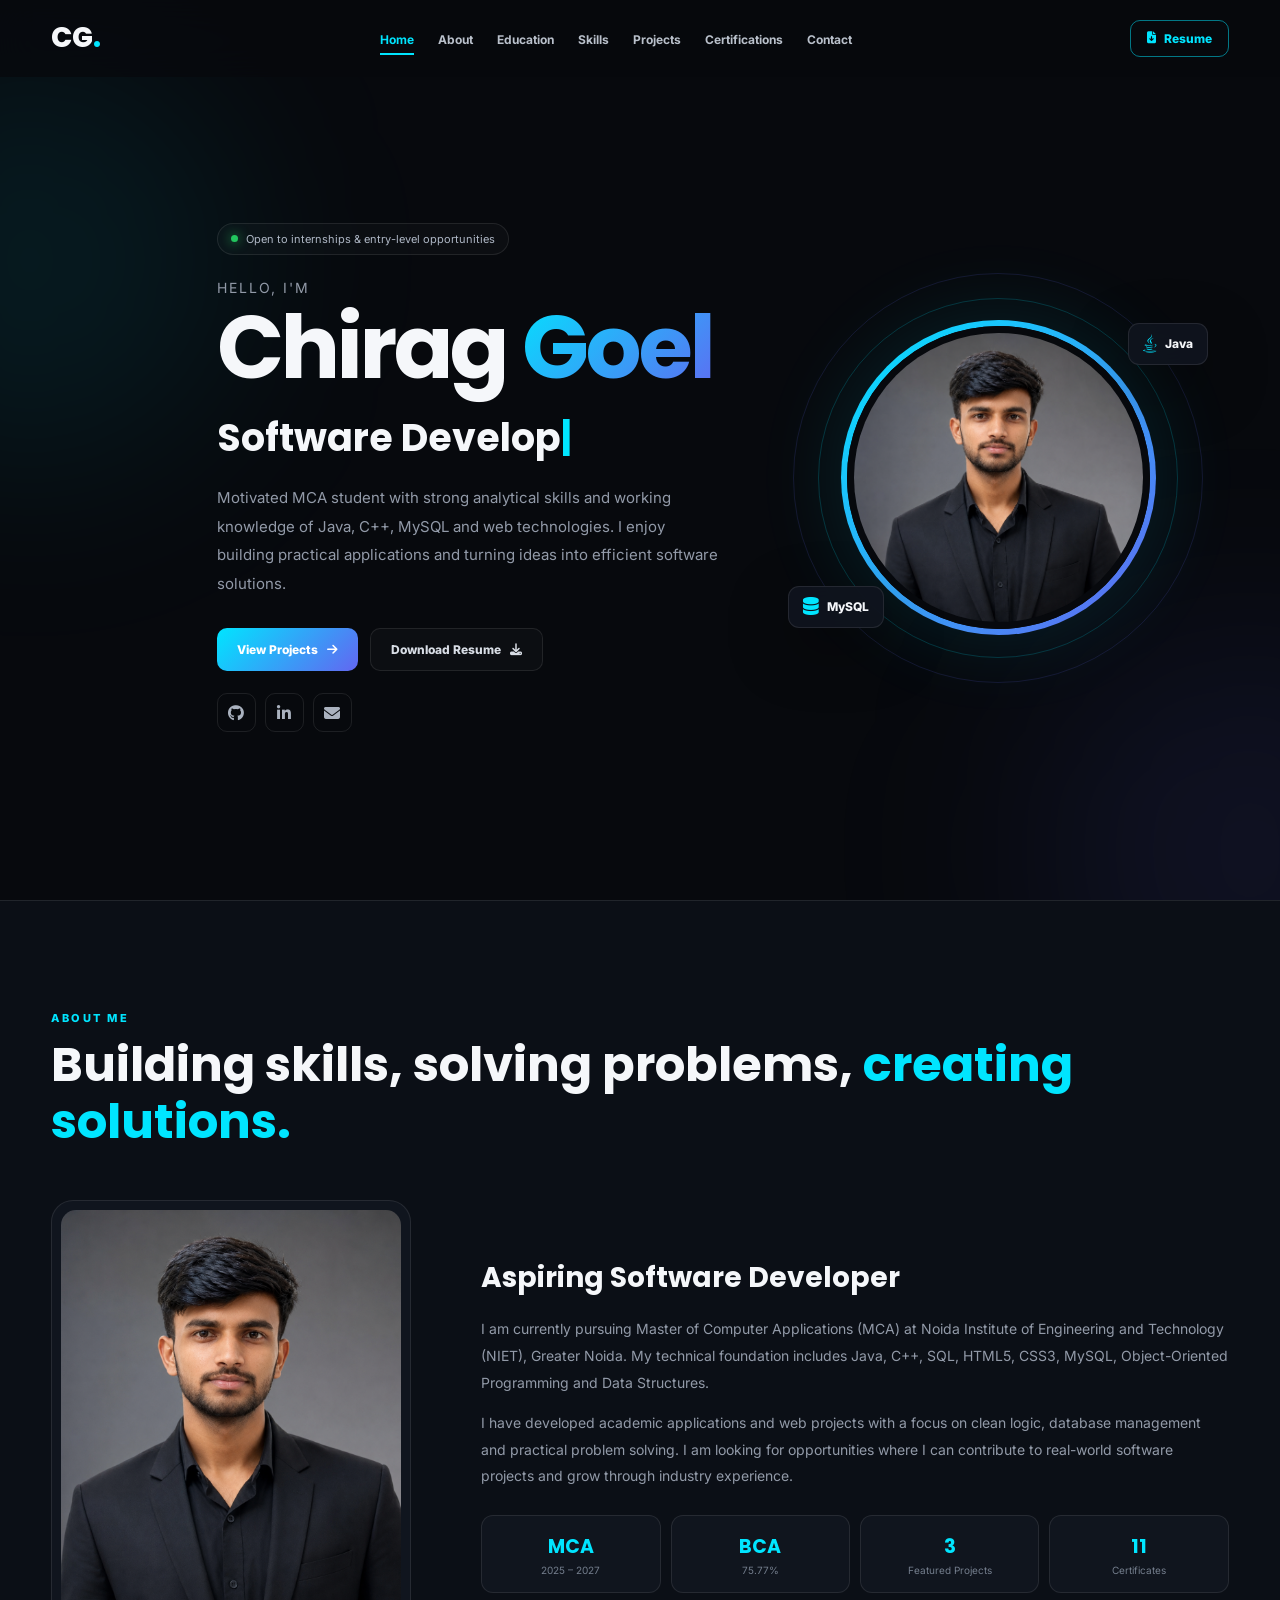
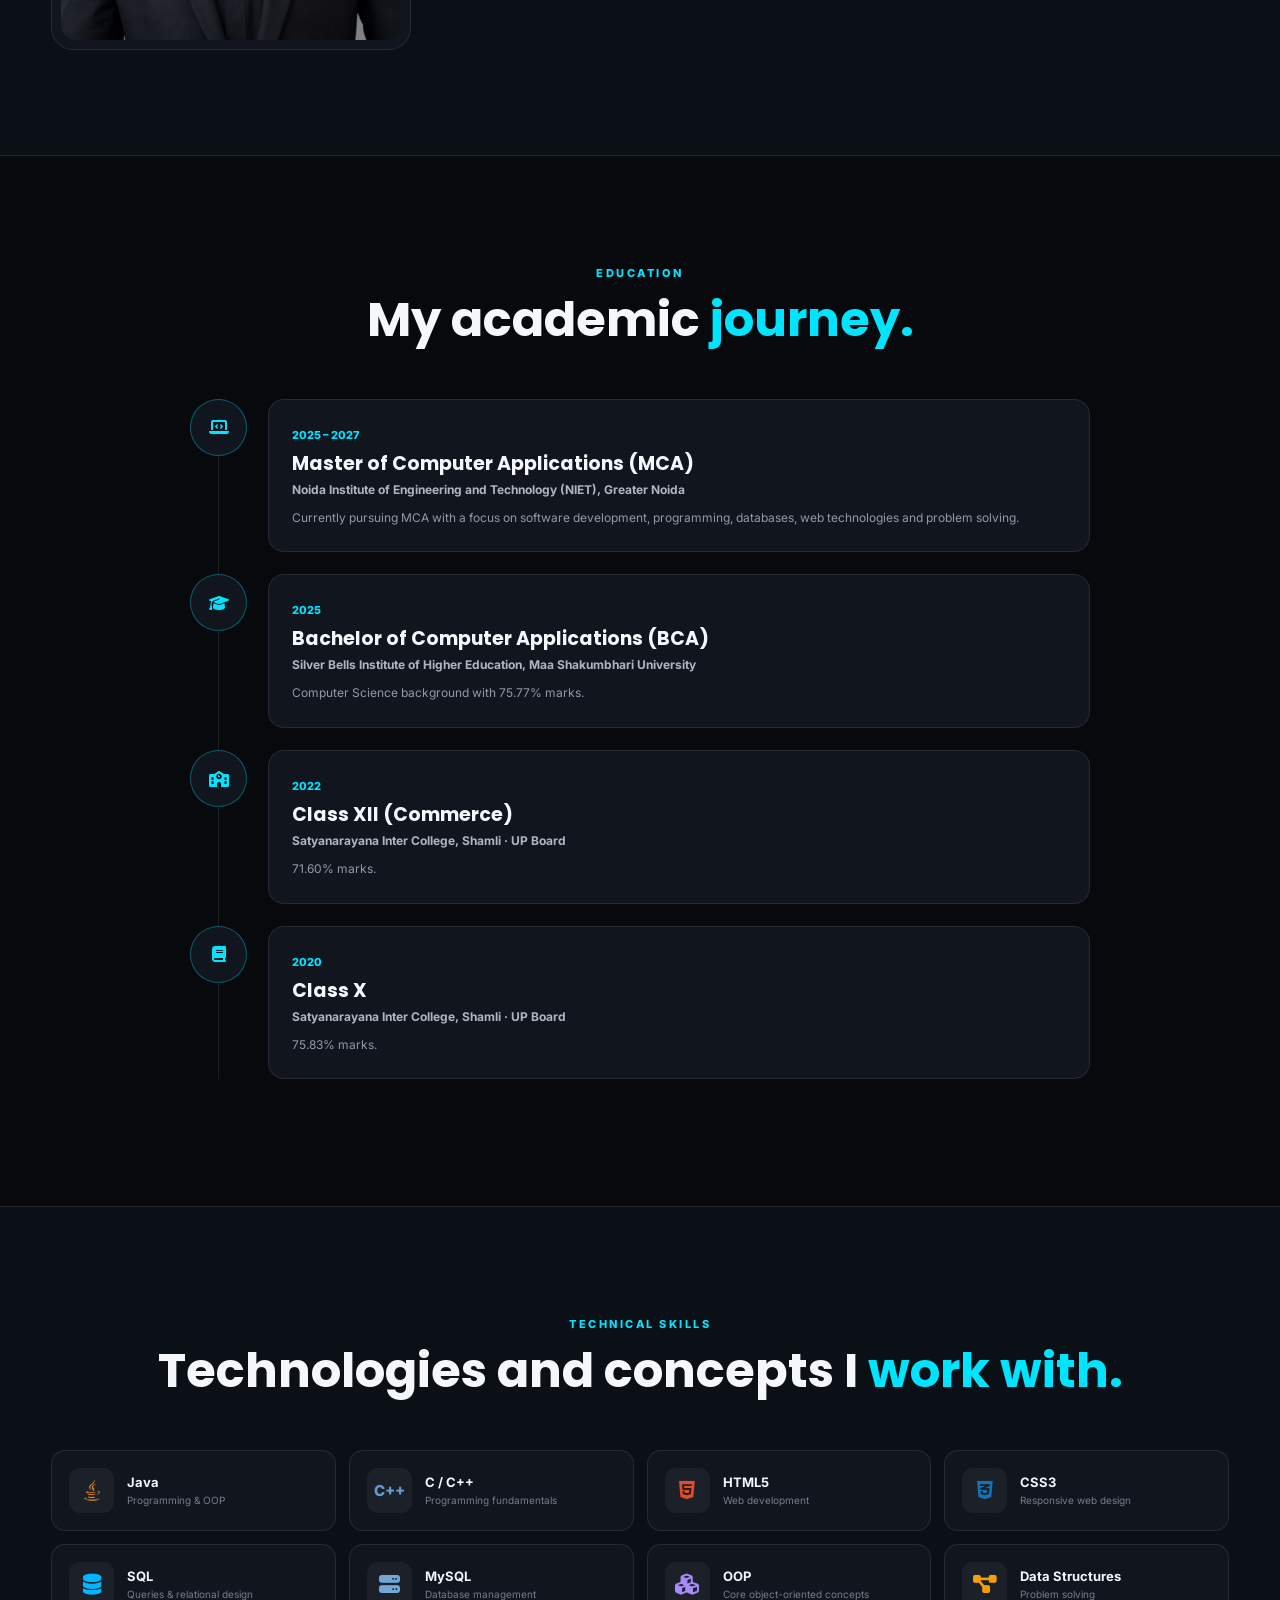
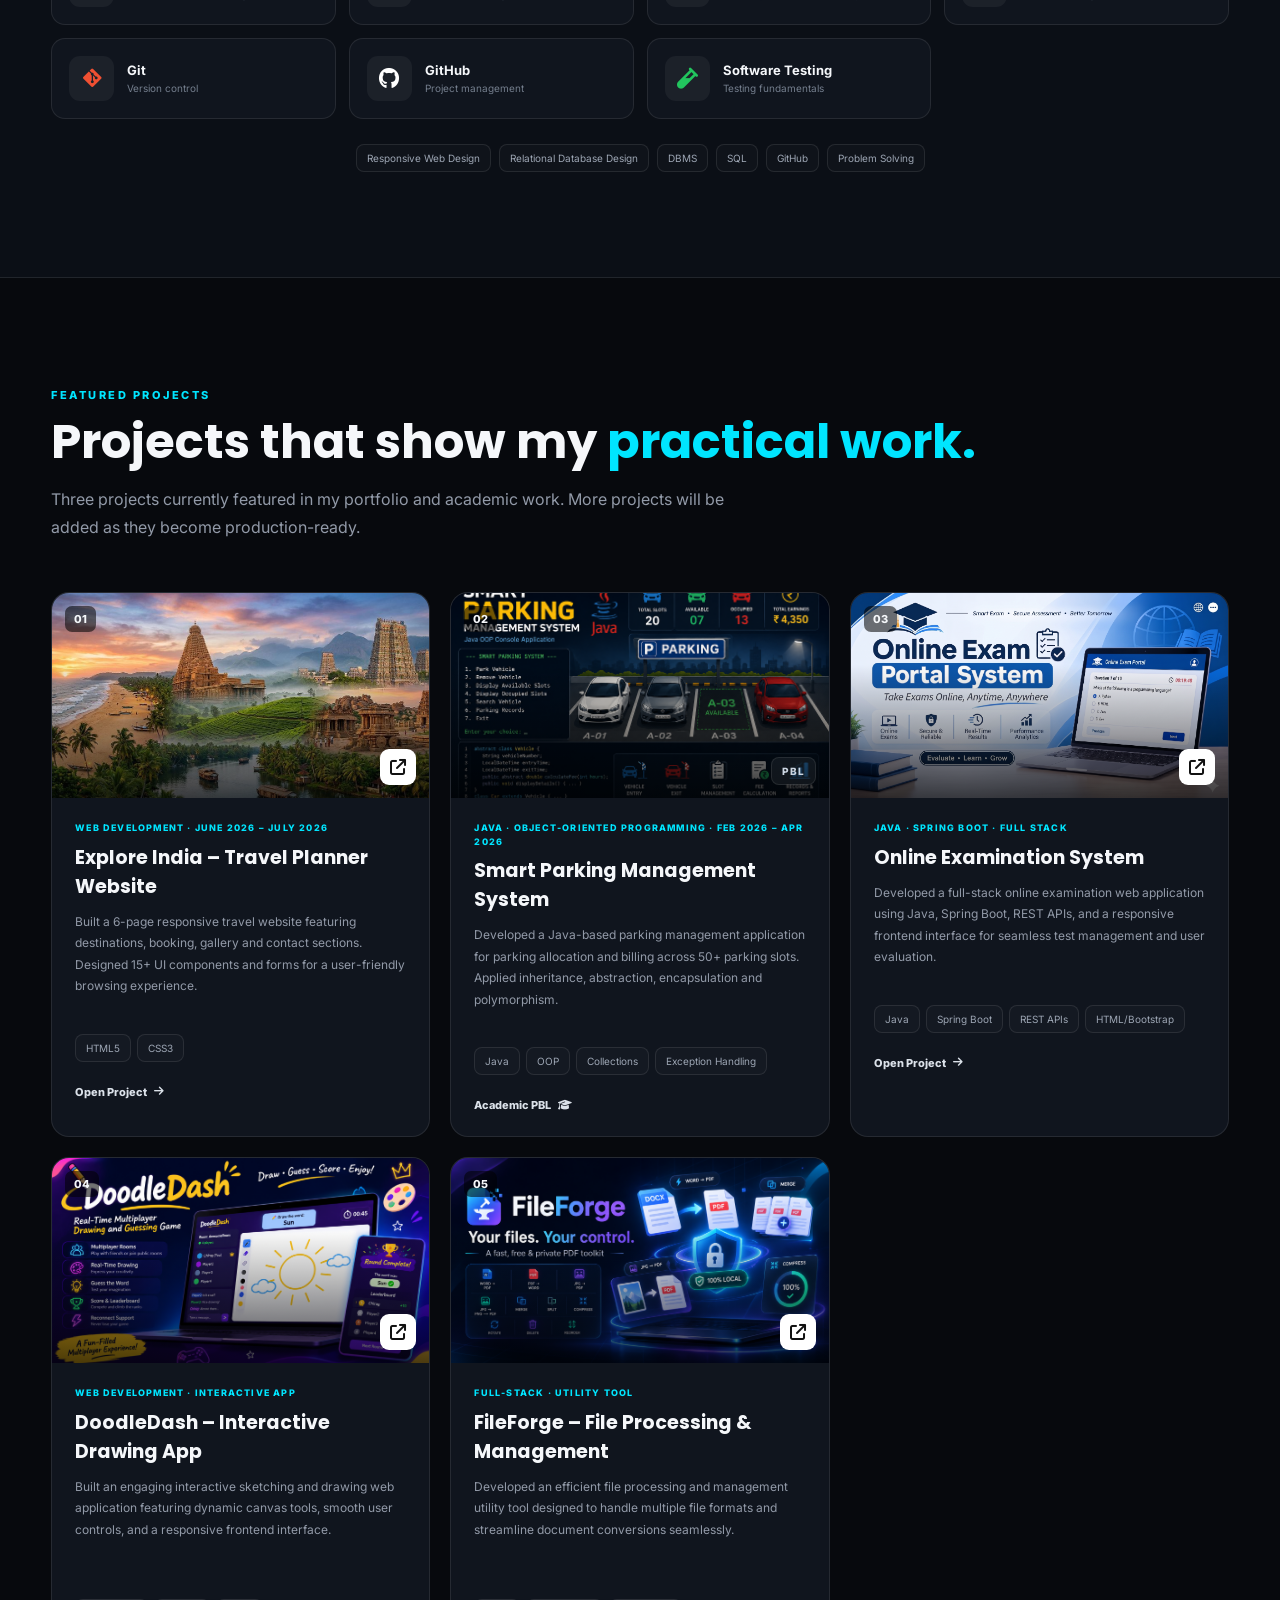
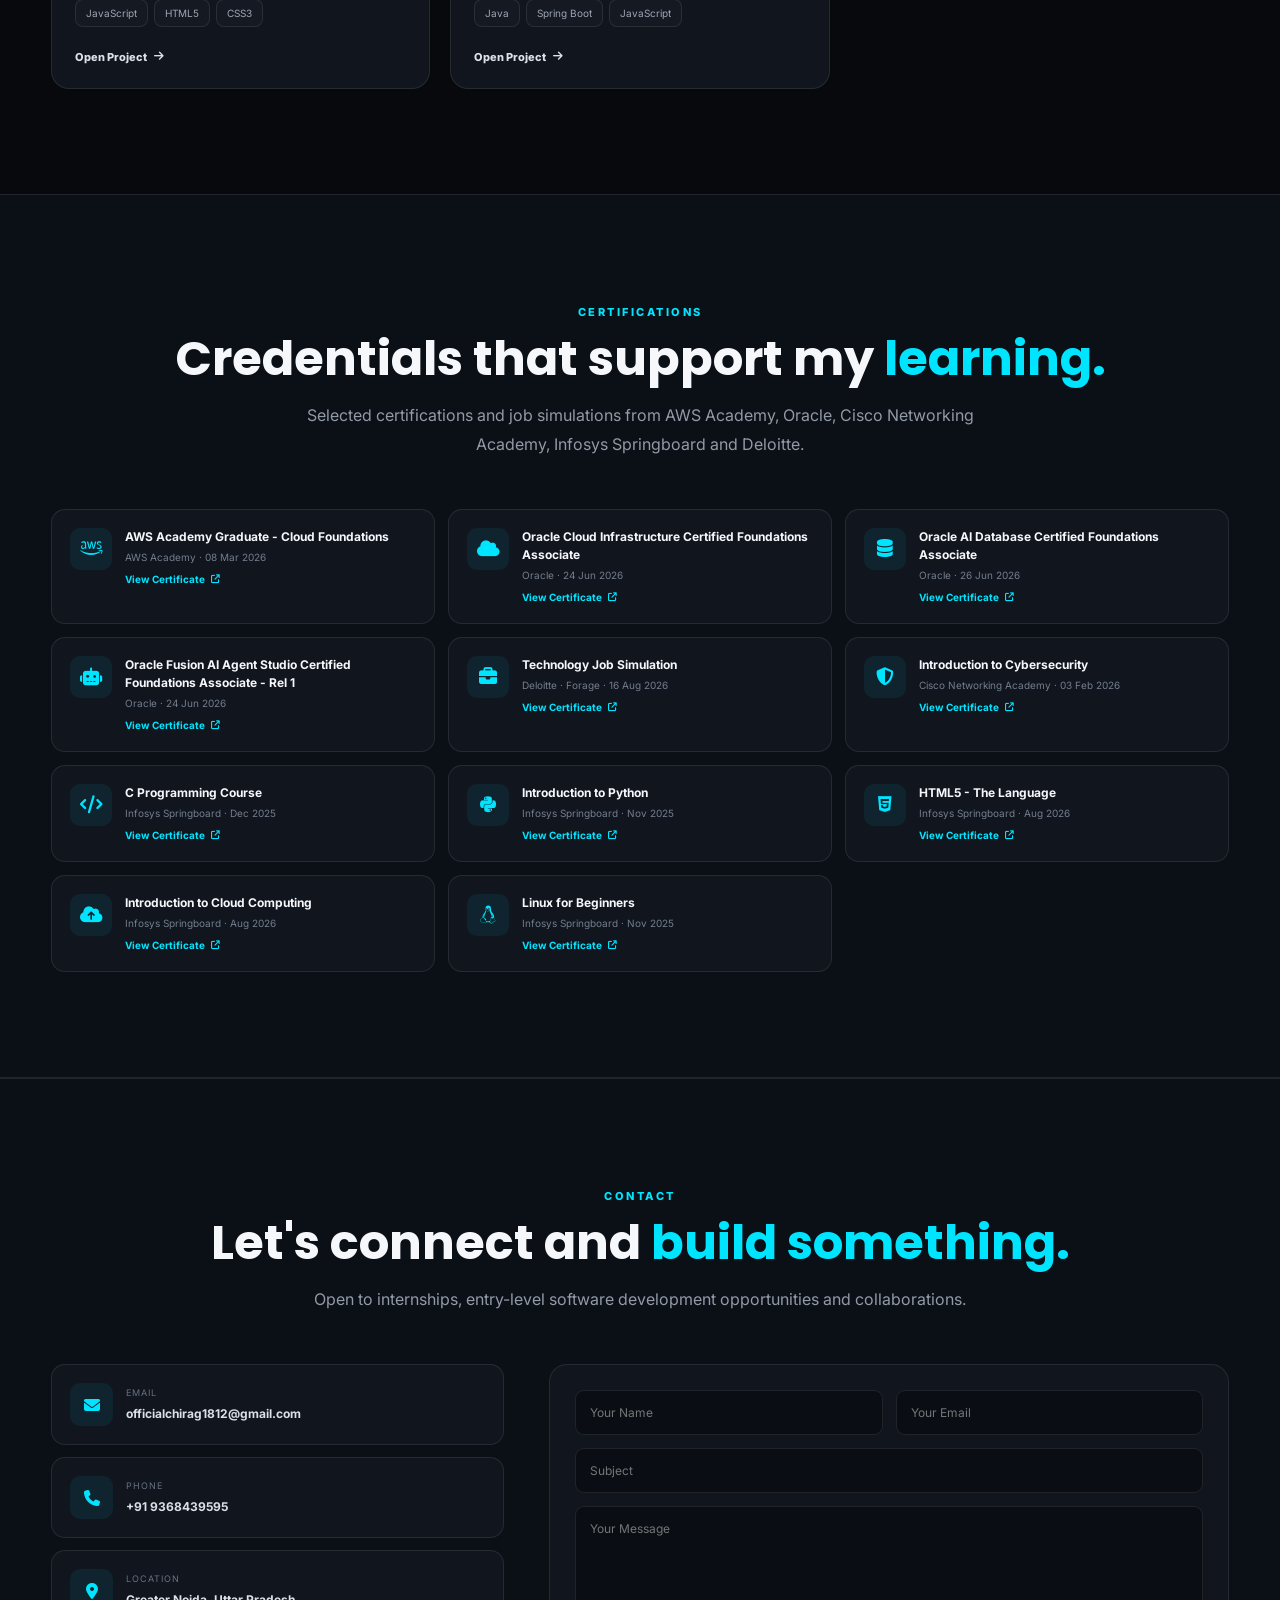
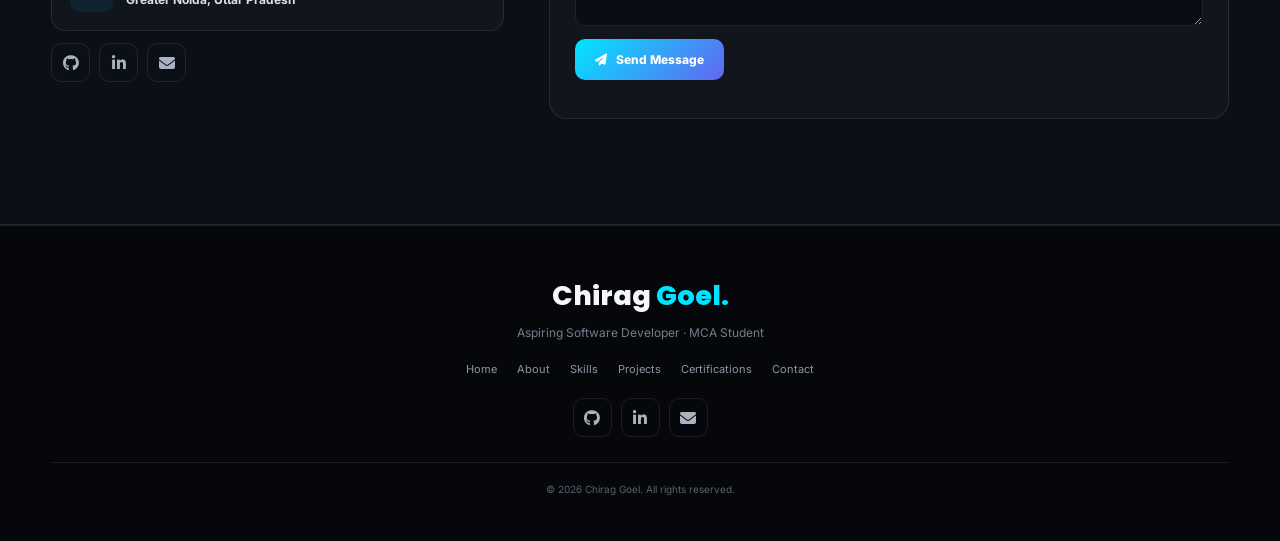
<file: index.html>
<!DOCTYPE html>
<html lang="en">
<head>
    <meta charset="UTF-8">
    <meta name="viewport" content="width=device-width, initial-scale=1.0">
    <meta name="description" content="Chirag Goel - MCA student and aspiring software developer skilled in Java, C++, SQL, web technologies and MySQL.">
    <meta name="author" content="Chirag Goel">
    <title>Chirag Goel | Software Developer Portfolio</title>

    <link rel="preconnect" href="https://fonts.googleapis.com">
    <link rel="preconnect" href="https://fonts.gstatic.com" crossorigin>
    <link href="https://fonts.googleapis.com/css2?family=Inter:wght@400;500;600;700;800&family=Poppins:wght@500;600;700;800&display=swap" rel="stylesheet">
    <link rel="stylesheet" href="https://cdnjs.cloudflare.com/ajax/libs/font-awesome/6.5.1/css/all.min.css">
    <link rel="stylesheet" href="style.css">
</head>
<body>

<header id="header">
    <nav class="navbar">
        <a href="#home" class="logo">CG<span>.</span></a>

        <ul class="nav-links" id="navLinks">
            <li><a href="#home" class="active">Home</a></li>
            <li><a href="#about">About</a></li>
            <li><a href="#education">Education</a></li>
            <li><a href="#skills">Skills</a></li>
            <li><a href="#projects">Projects</a></li>
            <li><a href="#certifications">Certifications</a></li>
            <li><a href="#contact">Contact</a></li>
        </ul>

        <a class="resume-btn" href="resume/Chirag_Goel_Resume.pdf" download>
            <i class="fa-solid fa-file-arrow-down"></i> Resume
        </a>

        <button class="menu-btn" id="menuIcon" aria-label="Open navigation">
            <i class="fa-solid fa-bars"></i>
        </button>
    </nav>
</header>

<main>
<section class="hero" id="home">
    <div class="hero-glow glow-one"></div>
    <div class="hero-glow glow-two"></div>

    <div class="hero-left reveal">
        <div class="availability"><span></span> Open to internships & entry-level opportunities</div>
        <p class="eyebrow">HELLO, I'M</p>
        <h1>Chirag <span>Goel</span></h1>
        <h2><span id="typedText"></span><span class="cursor">|</span></h2>
        <p class="hero-description">
            Motivated MCA student with strong analytical skills and working knowledge of Java, C++, MySQL and web technologies.
            I enjoy building practical applications and turning ideas into efficient software solutions.
        </p>

        <div class="hero-buttons">
            <a href="#projects" class="primary-btn">View Projects <i class="fa-solid fa-arrow-right"></i></a>
            <a href="resume/Chirag_Goel_Resume.pdf" class="secondary-btn" download>Download Resume <i class="fa-solid fa-download"></i></a>
        </div>

        <div class="social-links">
            <a href="https://github.com/Chiraggoel1812" target="_blank" rel="noopener noreferrer" aria-label="GitHub"><i class="fa-brands fa-github"></i></a>
            <a href="https://www.linkedin.com/in/chirag-goel-280793267/" target="_blank" rel="noopener noreferrer" aria-label="LinkedIn"><i class="fa-brands fa-linkedin-in"></i></a>
            <a href="mailto:officialchirag1812@gmail.com" aria-label="Email"><i class="fa-solid fa-envelope"></i></a>
        </div>
    </div>

    <div class="hero-right reveal">
        <div class="profile-orbit orbit-a"></div>
        <div class="profile-orbit orbit-b"></div>
        <div class="profile-frame">
            <img src="My portfolio image.jpg" alt="Chirag Goel" loading="eager">
        </div>
        <div class="floating-card card-java"><i class="fa-brands fa-java"></i><span>Java</span></div>
        <div class="floating-card card-sql"><i class="fa-solid fa-database"></i><span>MySQL</span></div>
    </div>
</section>

<section class="section about" id="about">
    <div class="container">
        <div class="section-heading">
            <span>ABOUT ME</span>
            <h2>Building skills, solving problems, <strong>creating solutions.</strong></h2>
        </div>

        <div class="about-grid">
            <div class="about-image reveal">
                <img src="My portfolio image.jpg" alt="Chirag Goel" loading="lazy">
            </div>
            <div class="about-content reveal">
                <h3>Aspiring Software Developer</h3>
                <p>
                    I am currently pursuing Master of Computer Applications (MCA) at Noida Institute of Engineering and Technology (NIET), Greater Noida.
                    My technical foundation includes Java, C++, SQL, HTML5, CSS3, MySQL, Object-Oriented Programming and Data Structures.
                </p>
                <p>
                    I have developed academic applications and web projects with a focus on clean logic, database management and practical problem solving.
                    I am looking for opportunities where I can contribute to real-world software projects and grow through industry experience.
                </p>

                <div class="about-stats">
                    <div><strong>MCA</strong><span>2025 – 2027</span></div>
                    <div><strong>BCA</strong><span>75.77%</span></div>
                    <div><strong>3</strong><span>Featured Projects</span></div>
                    <div><strong>11</strong><span>Certificates</span></div>
                </div>
            </div>
        </div>
    </div>
</section>

<section class="section education" id="education">
    <div class="container">
        <div class="section-heading center">
            <span>EDUCATION</span>
            <h2>My academic <strong>journey.</strong></h2>
        </div>

        <div class="timeline">
            <article class="timeline-item reveal">
                <div class="timeline-dot"><i class="fa-solid fa-laptop-code"></i></div>
                <div class="timeline-card">
                    <span class="timeline-year">2025 – 2027</span>
                    <h3>Master of Computer Applications (MCA)</h3>
                    <h4>Noida Institute of Engineering and Technology (NIET), Greater Noida</h4>
                    <p>Currently pursuing MCA with a focus on software development, programming, databases, web technologies and problem solving.</p>
                </div>
            </article>

            <article class="timeline-item reveal">
                <div class="timeline-dot"><i class="fa-solid fa-graduation-cap"></i></div>
                <div class="timeline-card">
                    <span class="timeline-year">2025</span>
                    <h3>Bachelor of Computer Applications (BCA)</h3>
                    <h4>Silver Bells Institute of Higher Education, Maa Shakumbhari University</h4>
                    <p>Computer Science background with 75.77% marks.</p>
                </div>
            </article>

            <article class="timeline-item reveal">
                <div class="timeline-dot"><i class="fa-solid fa-school"></i></div>
                <div class="timeline-card">
                    <span class="timeline-year">2022</span>
                    <h3>Class XII (Commerce)</h3>
                    <h4>Satyanarayana Inter College, Shamli · UP Board</h4>
                    <p>71.60% marks.</p>
                </div>
            </article>

            <article class="timeline-item reveal">
                <div class="timeline-dot"><i class="fa-solid fa-book"></i></div>
                <div class="timeline-card">
                    <span class="timeline-year">2020</span>
                    <h3>Class X</h3>
                    <h4>Satyanarayana Inter College, Shamli · UP Board</h4>
                    <p>75.83% marks.</p>
                </div>
            </article>
        </div>
    </div>
</section>

<section class="section skills" id="skills">
    <div class="container">
        <div class="section-heading center">
            <span>TECHNICAL SKILLS</span>
            <h2>Technologies and concepts I <strong>work with.</strong></h2>
        </div>

        <div class="skills-grid">
            <div class="skill-card"><div class="skill-icon java"><i class="fa-brands fa-java"></i></div><div><h3>Java</h3><p>Programming & OOP</p></div></div>
            <div class="skill-card"><div class="skill-icon cpp"><span>C++</span></div><div><h3>C / C++</h3><p>Programming fundamentals</p></div></div>
            <div class="skill-card"><div class="skill-icon html"><i class="fa-brands fa-html5"></i></div><div><h3>HTML5</h3><p>Web development</p></div></div>
            <div class="skill-card"><div class="skill-icon css"><i class="fa-brands fa-css3-alt"></i></div><div><h3>CSS3</h3><p>Responsive web design</p></div></div>
            <div class="skill-card"><div class="skill-icon sql"><i class="fa-solid fa-database"></i></div><div><h3>SQL</h3><p>Queries & relational design</p></div></div>
            <div class="skill-card"><div class="skill-icon mysql"><i class="fa-solid fa-server"></i></div><div><h3>MySQL</h3><p>Database management</p></div></div>
            <div class="skill-card"><div class="skill-icon oop"><i class="fa-solid fa-cubes"></i></div><div><h3>OOP</h3><p>Core object-oriented concepts</p></div></div>
            <div class="skill-card"><div class="skill-icon ds"><i class="fa-solid fa-diagram-project"></i></div><div><h3>Data Structures</h3><p>Problem solving</p></div></div>
            <div class="skill-card"><div class="skill-icon git"><i class="fa-brands fa-git-alt"></i></div><div><h3>Git</h3><p>Version control</p></div></div>
            <div class="skill-card"><div class="skill-icon github"><i class="fa-brands fa-github"></i></div><div><h3>GitHub</h3><p>Project management</p></div></div>
            <div class="skill-card"><div class="skill-icon test"><i class="fa-solid fa-vial"></i></div><div><h3>Software Testing</h3><p>Testing fundamentals</p></div></div>
        </div>

        <div class="skill-tags">
            <span>Responsive Web Design</span><span>Relational Database Design</span><span>DBMS</span><span>SQL</span><span>GitHub</span><span>Problem Solving</span>
        </div>
    </div>
</section>

<section class="section projects" id="projects">
    <div class="container">
        <div class="section-heading">
            <span>FEATURED PROJECTS</span>
            <h2>Projects that show my <strong>practical work.</strong></h2>
            <p>Three projects currently featured in my portfolio and academic work. More projects will be added as they become production-ready.</p>
        </div>

        <div class="projects-grid">
            <article class="project-card reveal">
                <div class="project-image">
                    <img src="banner.jpg" alt="Explore India Travel Planner" loading="lazy">
                    <span class="project-number">01</span>
                    <div class="project-links"><a href="explore-india/index.html" aria-label="Open Explore India project"><i class="fa-solid fa-arrow-up-right-from-square"></i></a></div>
                </div>
                <div class="project-body">
                    <span class="project-category">WEB DEVELOPMENT · JUNE 2026 – JULY 2026</span>
                    <h3>Explore India – Travel Planner Website</h3>
                    <p>Built a 6-page responsive travel website featuring destinations, booking, gallery and contact sections. Designed 15+ UI components and forms for a user-friendly browsing experience.</p>
                    <div class="project-tech"><span>HTML5</span><span>CSS3</span></div>
                    <a href="explore-india/index.html" class="project-view">Open Project <i class="fa-solid fa-arrow-right"></i></a>
                </div>
            </article>

            <article class="project-card reveal">
                <div class="project-image">
                    <img src="smart parking.png" alt="Smart Parking Management System" loading="lazy">
                    <span class="project-number">02</span>
                    <div class="project-links"><span class="project-status">PBL</span></div>
                </div>
                <div class="project-body">
                    <span class="project-category">JAVA · OBJECT-ORIENTED PROGRAMMING · FEB 2026 – APR 2026</span>
                    <h3>Smart Parking Management System</h3>
                    <p>Developed a Java-based parking management application for parking allocation and billing across 50+ parking slots. Applied inheritance, abstraction, encapsulation and polymorphism.</p>
                    <div class="project-tech"><span>Java</span><span>OOP</span><span>Collections</span><span>Exception Handling</span></div>
                    <span class="project-view project-static">Academic PBL <i class="fa-solid fa-graduation-cap"></i></span>
                </div>
            </article>
<article class="project-card reveal">
    <div class="project-image">
        <img src="Exam_banner.jpg" alt="Online Examination System" loading="lazy">
        <span class="project-number">03</span>
        <div class="project-links"><a href="https://online-exam-portal-system.onrender.com" target="_blank" aria-label="Open Online Examination System project"><i class="fa-solid fa-arrow-up-right-from-square"></i></a></div>
    </div>
    <div class="project-body">
        <span class="project-category">JAVA · SPRING BOOT · FULL STACK</span>
        <h3>Online Examination System</h3>
        <p>Developed a full-stack online examination web application using Java, Spring Boot, REST APIs, and a responsive frontend interface for seamless test management and user evaluation.</p>
        <div class="project-tech"><span>Java</span><span>Spring Boot</span><span>REST APIs</span><span>HTML/Bootstrap</span></div>
        <a href="https://online-exam-portal-system.onrender.com" target="_blank" class="project-view">Open Project <i class="fa-solid fa-arrow-right"></i></a>
    </div>
</article>
<article class="project-card reveal">
    <div class="project-image">
        <img src="doodle_banner.jpg" alt="DoodleDash Interactive App" loading="lazy">
        <span class="project-number">04</span>
        <div class="project-links"><a href="https://doodledash-frontend-fgbs.onrender.com/" target="_blank" aria-label="Open DoodleDash project"><i class="fa-solid fa-arrow-up-right-from-square"></i></a></div>
    </div>
    <div class="project-body">
        <span class="project-category">WEB DEVELOPMENT · INTERACTIVE APP</span>
        <h3>DoodleDash – Interactive Drawing App</h3>
        <p>Built an engaging interactive sketching and drawing web application featuring dynamic canvas tools, smooth user controls, and a responsive frontend interface.</p>
        <div class="project-tech"><span>JavaScript</span><span>HTML5</span><span>CSS3</span></div>
        <a href="https://doodledash-frontend-fgbs.onrender.com/" target="_blank" class="project-view">Open Project <i class="fa-solid fa-arrow-right"></i></a>
    </div>
</article>
<article class="project-card reveal">
    <div class="project-image">
        <img src="fileforge_banner.jpg" alt="FileForge Utility App" loading="lazy">
        <span class="project-number">05</span>
        <div class="project-links"><a href="https://chiraggoel1812.github.io/FileForge/" target="_blank" aria-label="Open FileForge project"><i class="fa-solid fa-arrow-up-right-from-square"></i></a></div>
    </div>
    <div class="project-body">
        <span class="project-category">FULL-STACK · UTILITY TOOL</span>
        <h3>FileForge – File Processing & Management</h3>
        <p>Developed an efficient file processing and management utility tool designed to handle multiple file formats and streamline document conversions seamlessly.</p>
        <div class="project-tech"><span>Java</span><span>Spring Boot</span><span>JavaScript</span></div>
        <a href="https://chiraggoel1812.github.io/FileForge/" target="_blank" class="project-view">Open Project <i class="fa-solid fa-arrow-right"></i></a>
    </div>
</article>
        </div>

    </div>
</section>

<section class="section certifications" id="certifications">
    <div class="container">
        <div class="section-heading center">
            <span>CERTIFICATIONS</span>
            <h2>Credentials that support my <strong>learning.</strong></h2>
            <p>Selected certifications and job simulations from AWS Academy, Oracle, Cisco Networking Academy, Infosys Springboard and Deloitte.</p>
        </div>

        <div class="cert-grid">
            <a class="cert-card cert-link" href="certificates/AWS_Cloud_Foundations.pdf" target="_blank" rel="noopener noreferrer">
                <div class="cert-icon"><i class="fa-brands fa-aws"></i></div><div><h3>AWS Academy Graduate - Cloud Foundations</h3><p>AWS Academy · 08 Mar 2026</p><span>View Certificate <i class="fa-solid fa-arrow-up-right-from-square"></i></span></div>
            </a>
            <a class="cert-card cert-link" href="certificates/Oracle_Cloud_Infrastructure_Foundations_Associate.pdf" target="_blank" rel="noopener noreferrer">
                <div class="cert-icon"><i class="fa-solid fa-cloud"></i></div><div><h3>Oracle Cloud Infrastructure Certified Foundations Associate</h3><p>Oracle · 24 Jun 2026</p><span>View Certificate <i class="fa-solid fa-arrow-up-right-from-square"></i></span></div>
            </a>
            <a class="cert-card cert-link" href="certificates/Oracle_AI_Database_Foundations_Associate.pdf" target="_blank" rel="noopener noreferrer">
                <div class="cert-icon"><i class="fa-solid fa-database"></i></div><div><h3>Oracle AI Database Certified Foundations Associate</h3><p>Oracle · 26 Jun 2026</p><span>View Certificate <i class="fa-solid fa-arrow-up-right-from-square"></i></span></div>
            </a>
            <a class="cert-card cert-link" href="certificates/Oracle_Fusion_AI_Agent_Studio_Foundations_Associate.pdf" target="_blank" rel="noopener noreferrer">
                <div class="cert-icon"><i class="fa-solid fa-robot"></i></div><div><h3>Oracle Fusion AI Agent Studio Certified Foundations Associate - Rel 1</h3><p>Oracle · 24 Jun 2026</p><span>View Certificate <i class="fa-solid fa-arrow-up-right-from-square"></i></span></div>
            </a>
            <a class="cert-card cert-link" href="certificates/Deloitte_Technology_Job_Simulation.pdf" target="_blank" rel="noopener noreferrer">
                <div class="cert-icon"><i class="fa-solid fa-briefcase"></i></div><div><h3>Technology Job Simulation</h3><p>Deloitte · Forage · 16 Aug 2026</p><span>View Certificate <i class="fa-solid fa-arrow-up-right-from-square"></i></span></div>
            </a>
            <a class="cert-card cert-link" href="certificates/Introduction_to_Cybersecurity.pdf" target="_blank" rel="noopener noreferrer">
                <div class="cert-icon"><i class="fa-solid fa-shield-halved"></i></div><div><h3>Introduction to Cybersecurity</h3><p>Cisco Networking Academy · 03 Feb 2026</p><span>View Certificate <i class="fa-solid fa-arrow-up-right-from-square"></i></span></div>
            </a>
            <a class="cert-card cert-link" href="certificates/C_Programming_Course.pdf" target="_blank" rel="noopener noreferrer">
                <div class="cert-icon"><i class="fa-solid fa-code"></i></div><div><h3>C Programming Course</h3><p>Infosys Springboard · Dec 2025</p><span>View Certificate <i class="fa-solid fa-arrow-up-right-from-square"></i></span></div>
            </a>
            <a class="cert-card cert-link" href="certificates/Introduction_to_Python.pdf" target="_blank" rel="noopener noreferrer">
                <div class="cert-icon"><i class="fa-brands fa-python"></i></div><div><h3>Introduction to Python</h3><p>Infosys Springboard · Nov 2025</p><span>View Certificate <i class="fa-solid fa-arrow-up-right-from-square"></i></span></div>
            </a>
            <a class="cert-card cert-link" href="certificates/HTML5_The_Language.pdf" target="_blank" rel="noopener noreferrer">
                <div class="cert-icon"><i class="fa-brands fa-html5"></i></div><div><h3>HTML5 - The Language</h3><p>Infosys Springboard · Aug 2026</p><span>View Certificate <i class="fa-solid fa-arrow-up-right-from-square"></i></span></div>
            </a>
            <a class="cert-card cert-link" href="certificates/Introduction_to_Cloud_Computing.pdf" target="_blank" rel="noopener noreferrer">
                <div class="cert-icon"><i class="fa-solid fa-cloud-arrow-up"></i></div><div><h3>Introduction to Cloud Computing</h3><p>Infosys Springboard · Aug 2026</p><span>View Certificate <i class="fa-solid fa-arrow-up-right-from-square"></i></span></div>
            </a>
            <a class="cert-card cert-link" href="certificates/Linux_for_Beginners.pdf" target="_blank" rel="noopener noreferrer">
                <div class="cert-icon"><i class="fa-brands fa-linux"></i></div><div><h3>Linux for Beginners</h3><p>Infosys Springboard · Nov 2025</p><span>View Certificate <i class="fa-solid fa-arrow-up-right-from-square"></i></span></div>
            </a>
        </div>
    </div>
</section>

<section class="section contact" id="contact">
    <div class="container">
        <div class="section-heading center">
            <span>CONTACT</span>
            <h2>Let's connect and <strong>build something.</strong></h2>
            <p>Open to internships, entry-level software development opportunities and collaborations.</p>
        </div>

        <div class="contact-grid">
            <div class="contact-info">
                <a class="contact-item" href="mailto:officialchirag1812@gmail.com"><div class="contact-icon"><i class="fa-solid fa-envelope"></i></div><div><span>Email</span><strong>officialchirag1812@gmail.com</strong></div></a>
                <a class="contact-item" href="tel:+919368439595"><div class="contact-icon"><i class="fa-solid fa-phone"></i></div><div><span>Phone</span><strong>+91 9368439595</strong></div></a>
                <div class="contact-item"><div class="contact-icon"><i class="fa-solid fa-location-dot"></i></div><div><span>Location</span><strong>Greater Noida, Uttar Pradesh</strong></div></div>
                <div class="contact-social">
                    <a href="https://github.com/Chiraggoel1812" target="_blank" rel="noopener noreferrer" aria-label="GitHub"><i class="fa-brands fa-github"></i></a>
                    <a href="https://www.linkedin.com/in/chirag-goel-280793267/" target="_blank" rel="noopener noreferrer" aria-label="LinkedIn"><i class="fa-brands fa-linkedin-in"></i></a>
                    <a href="mailto:officialchirag1812@gmail.com" aria-label="Email"><i class="fa-solid fa-envelope"></i></a>
                </div>
            </div>

            <form class="contact-form" id="contactForm">
                <div class="form-row">
                    <input type="text" name="name" placeholder="Your Name" autocomplete="name" required>
                    <input type="email" name="email" placeholder="Your Email" autocomplete="email" required>
                </div>
                <input type="text" name="subject" placeholder="Subject" required>
                <textarea name="message" rows="6" placeholder="Your Message" required></textarea>
                <button type="submit" class="primary-btn"><i class="fa-solid fa-paper-plane"></i> Send Message</button>
                <small id="formMessage"></small>
            </form>
        </div>
    </div>
</section>
</main>

<footer>
    <div class="container footer-content">
        <a href="#home" class="footer-logo">Chirag <span>Goel.</span></a>
        <p>Aspiring Software Developer · MCA Student</p>
        <div class="footer-links"><a href="#home">Home</a><a href="#about">About</a><a href="#skills">Skills</a><a href="#projects">Projects</a><a href="#certifications">Certifications</a><a href="#contact">Contact</a></div>
        <div class="footer-social"><a href="https://github.com/Chiraggoel1812" target="_blank" rel="noopener noreferrer" aria-label="GitHub"><i class="fa-brands fa-github"></i></a><a href="https://www.linkedin.com/in/chirag-goel-280793267/" target="_blank" rel="noopener noreferrer" aria-label="LinkedIn"><i class="fa-brands fa-linkedin-in"></i></a><a href="mailto:officialchirag1812@gmail.com" aria-label="Email"><i class="fa-solid fa-envelope"></i></a></div>
        <p class="copyright">© 2026 Chirag Goel. All rights reserved.</p>
    </div>
</footer>

<button class="scroll-top" id="scrollTop" aria-label="Scroll to top"><i class="fa-solid fa-arrow-up"></i></button>
<script src="script.js"></script>
</body>
</html>
</file>
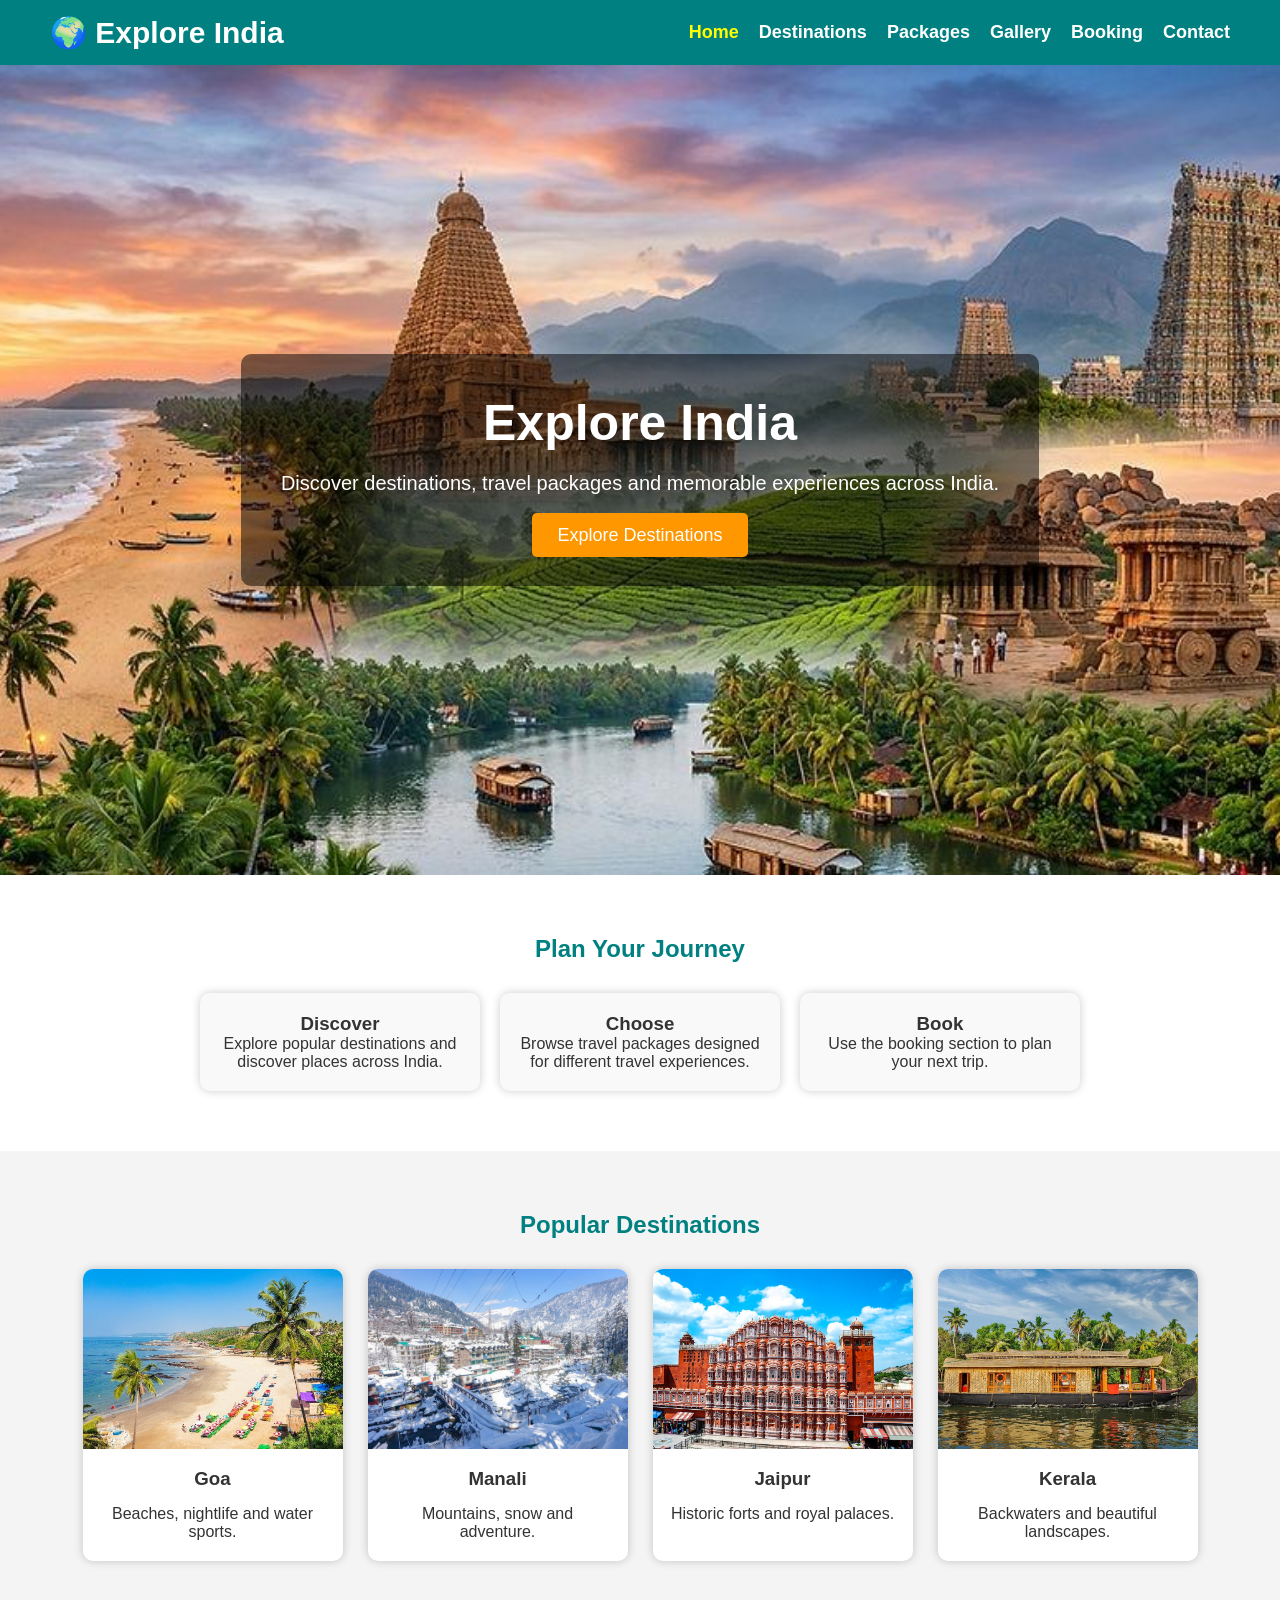
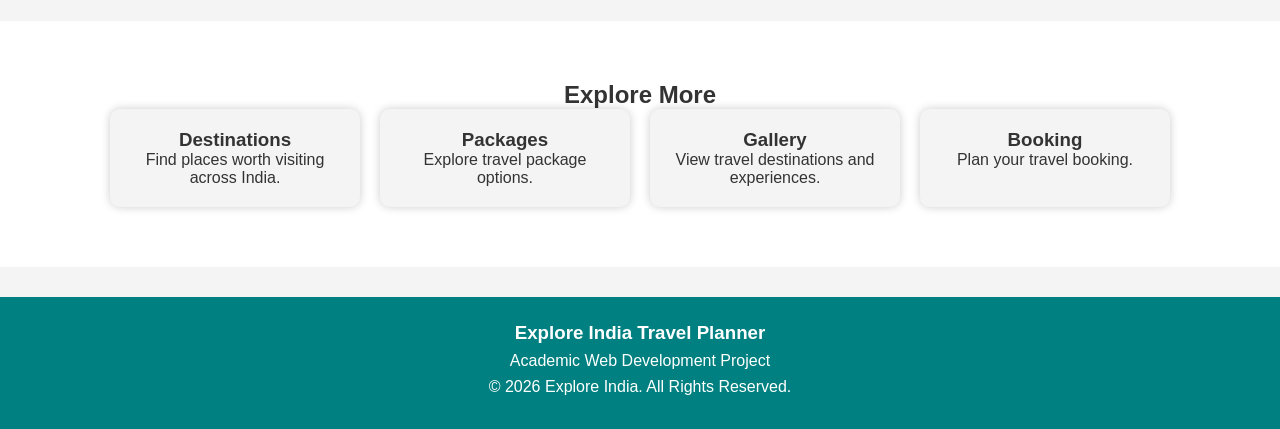
<file: explore-india/index.html>
<!DOCTYPE html>
<html lang="en">
<head>
<meta charset="UTF-8">
<meta name="viewport" content="width=device-width, initial-scale=1.0">
<title>Explore India - Travel Planner</title>
<link rel="stylesheet" href="style1.css">
</head>
<body>
<header>
<div class="logo"><h2>🌍 Explore India</h2></div>
<nav><ul>
<li><a href="index.html" class="active">Home</a></li>
<li><a href="destinations.html">Destinations</a></li>
<li><a href="packages.html">Packages</a></li>
<li><a href="gallery.html">Gallery</a></li>
<li><a href="booking.html">Booking</a></li>
<li><a href="contact.html">Contact</a></li>
</ul></nav>
</header>

<section class="hero">
<div class="hero-content">
<h1>Explore India</h1>
<p>Discover destinations, travel packages and memorable experiences across India.</p>
<a href="destinations.html" class="btn">Explore Destinations</a>
</div>
</section>

<section class="about">
<h2>Plan Your Journey</h2>
<div class="about-container">
<div class="box"><h3>Discover</h3><p>Explore popular destinations and discover places across India.</p></div>
<div class="box"><h3>Choose</h3><p>Browse travel packages designed for different travel experiences.</p></div>
<div class="box"><h3>Book</h3><p>Use the booking section to plan your next trip.</p></div>
</div>
</section>

<section class="popular">
<h2>Popular Destinations</h2>
<div class="places">
<div class="card"><img src="images/goa.jpg" alt="Goa"><h3>Goa</h3><p>Beaches, nightlife and water sports.</p></div>
<div class="card"><img src="images/manali.jpg" alt="Manali"><h3>Manali</h3><p>Mountains, snow and adventure.</p></div>
<div class="card"><img src="images/jaipur.jpg" alt="Jaipur"><h3>Jaipur</h3><p>Historic forts and royal palaces.</p></div>
<div class="card"><img src="images/kerala.jpg" alt="Kerala"><h3>Kerala</h3><p>Backwaters and beautiful landscapes.</p></div>
</div>
</section>

<section class="services">
<h2>Explore More</h2>
<div class="service-box">
<div class="service"><h3>Destinations</h3><p>Find places worth visiting across India.</p></div>
<div class="service"><h3>Packages</h3><p>Explore travel package options.</p></div>
<div class="service"><h3>Gallery</h3><p>View travel destinations and experiences.</p></div>
<div class="service"><h3>Booking</h3><p>Plan your travel booking.</p></div>
</div>
</section>

<footer>
<h3>Explore India Travel Planner</h3>
<p>Academic Web Development Project</p>
<p>&copy; 2026 Explore India. All Rights Reserved.</p>
</footer>
</body>
</html>
</file>
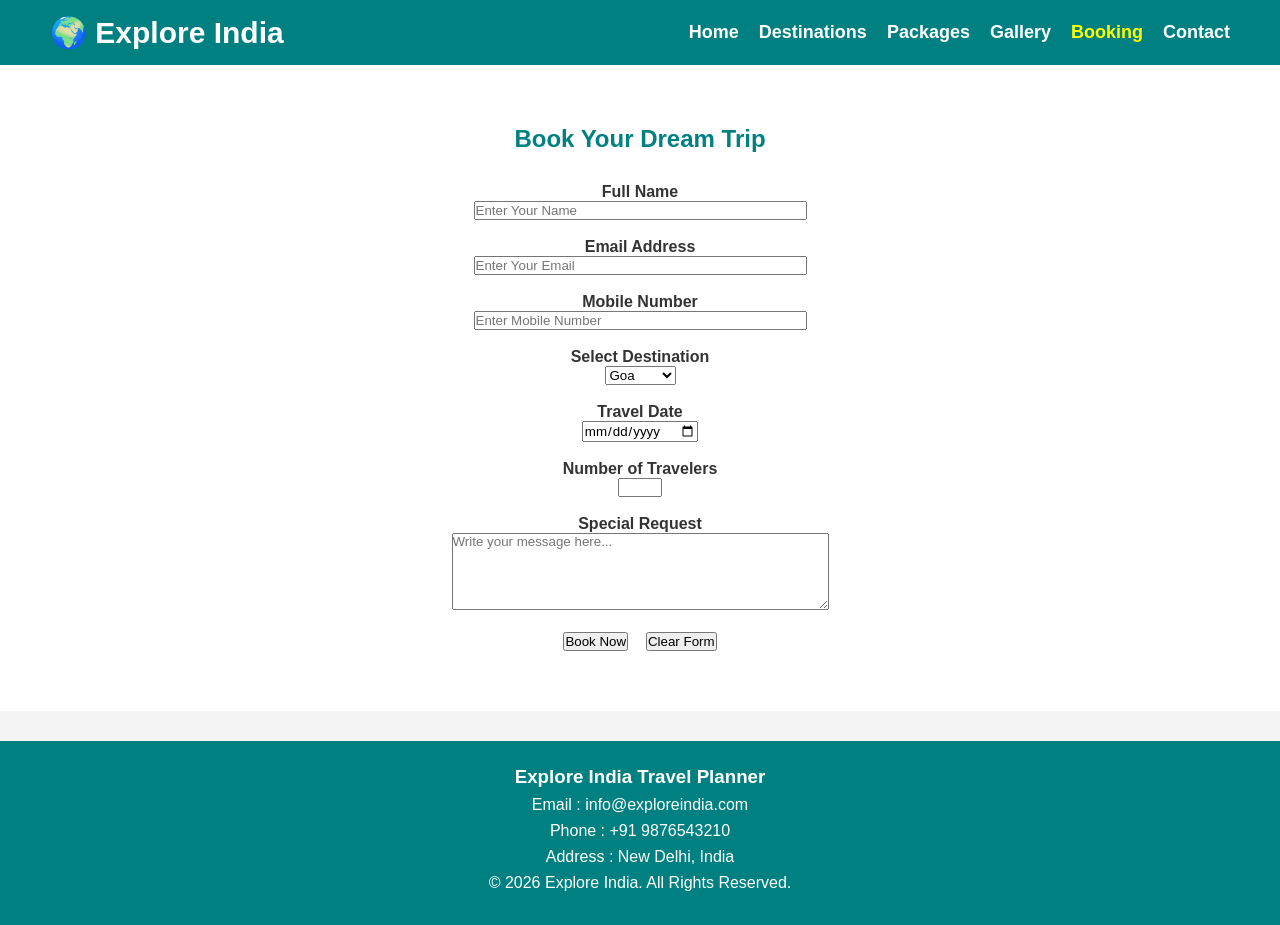
<file: explore-india/booking.html>
<!DOCTYPE html>
<html lang="en">
<head>
<meta charset="UTF-8">
<meta name="viewport" content="width=device-width, initial-scale=1.0">
<title>Book Your Trip - Explore India</title>
<link rel="stylesheet" href="style1.css">
</head>

<body>

<header>

<div class="logo">
<h2>🌍 Explore India</h2>
</div>

<nav>
<ul>
<li><a href="index.html">Home</a></li>
<li><a href="destinations.html">Destinations</a></li>
<li><a href="packages.html">Packages</a></li>
<li><a href="gallery.html">Gallery</a></li>
<li><a href="booking.html" class="active">Booking</a></li>
<li><a href="contact.html">Contact</a></li>
</ul>
</nav>

</header>

<section class="about">

<h2>Book Your Dream Trip</h2>

<form align="center">

<p><b>Full Name</b></p>
<input type="text" placeholder="Enter Your Name" size="40"><br><br>

<p><b>Email Address</b></p>
<input type="email" placeholder="Enter Your Email" size="40"><br><br>

<p><b>Mobile Number</b></p>
<input type="tel" placeholder="Enter Mobile Number" size="40"><br><br>

<p><b>Select Destination</b></p>

<select>
<option>Goa</option>
<option>Manali</option>
<option>Jaipur</option>
<option>Kerala</option>
<option>Kashmir</option>
<option>Agra</option>
</select>

<br><br>

<p><b>Travel Date</b></p>

<input type="date">

<br><br>

<p><b>Number of Travelers</b></p>

<input type="number" min="1" max="20">

<br><br>
<p><b>Special Request</b></p>

<textarea rows="5" cols="45" placeholder="Write your message here..."></textarea>

<br><br>

<input type="submit" value="Book Now">

&nbsp;&nbsp;

<input type="reset" value="Clear Form">

</form>

</section>

<footer>

<h3>Explore India Travel Planner</h3>

<p>Email : info@exploreindia.com</p>

<p>Phone : +91 9876543210</p>

<p>Address : New Delhi, India</p>

<p>&copy; 2026 Explore India. All Rights Reserved.</p>

</footer>

</body>
</html>
</file>
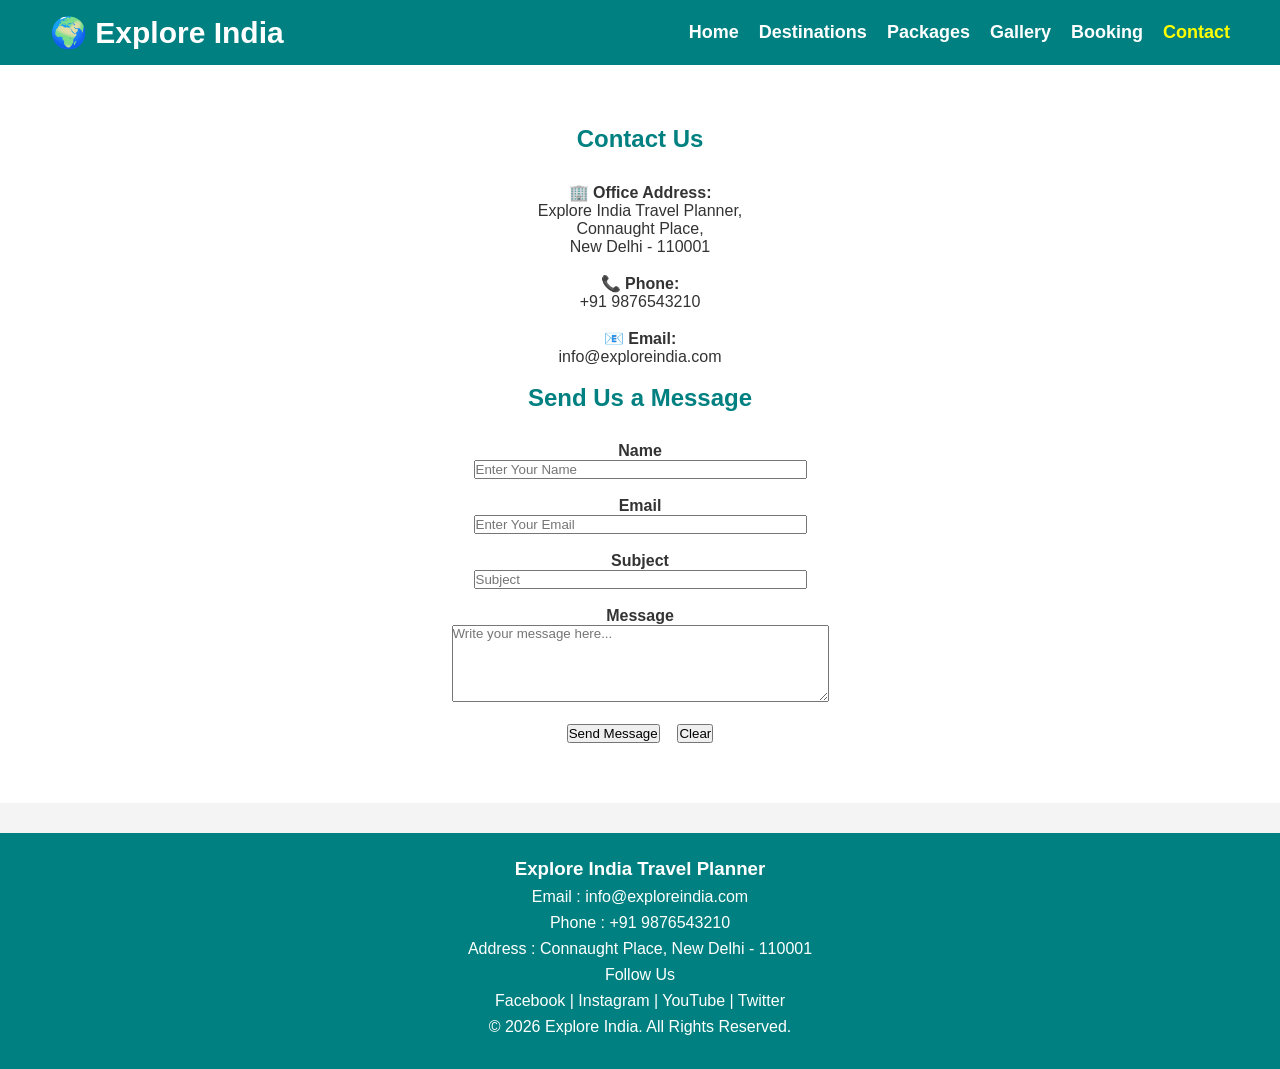
<file: explore-india/contact.html>
<!DOCTYPE html>
<html lang="en">
<head>
<meta charset="UTF-8">
<meta name="viewport" content="width=device-width, initial-scale=1.0">
<title>Contact Us - Explore India</title>
<link rel="stylesheet" href="style1.css">
</head>

<body>

<header>

<div class="logo">
<h2>🌍 Explore India</h2>
</div>

<nav>
<ul>
<li><a href="index.html">Home</a></li>
<li><a href="destinations.html">Destinations</a></li>
<li><a href="packages.html">Packages</a></li>
<li><a href="gallery.html">Gallery</a></li>
<li><a href="booking.html">Booking</a></li>
<li><a href="contact.html" class="active">Contact</a></li>
</ul>
</nav>

</header>

<section class="about">

<h2>Contact Us</h2>

<p><b>🏢 Office Address:</b></p>
<p>Explore India Travel Planner,<br>
Connaught Place,<br>
New Delhi - 110001</p>

<br>

<p><b>📞 Phone:</b></p>
<p>+91 9876543210</p>

<br>

<p><b>📧 Email:</b></p>
<p>info@exploreindia.com</p>

<br>

<h2>Send Us a Message</h2>

<form align="center">

<p><b>Name</b></p>
<input type="text" placeholder="Enter Your Name" size="40"><br><br>

<p><b>Email</b></p>
<input type="email" placeholder="Enter Your Email" size="40"><br><br>

<p><b>Subject</b></p>
<input type="text" placeholder="Subject" size="40"><br><br>

<p><b>Message</b></p>

<textarea rows="5" cols="45" placeholder="Write your message here..."></textarea>

<br><br>

<input type="submit" value="Send Message">

&nbsp;&nbsp;

<input type="reset" value="Clear">

</form>

</section>
<footer>

<h3>Explore India Travel Planner</h3>

<p>Email : info@exploreindia.com</p>

<p>Phone : +91 9876543210</p>

<p>Address : Connaught Place, New Delhi - 110001</p>

<p>Follow Us</p>

<p>
Facebook | Instagram | YouTube | Twitter
</p>

<p>&copy; 2026 Explore India. All Rights Reserved.</p>

</footer>

</body>
</html>
</file>
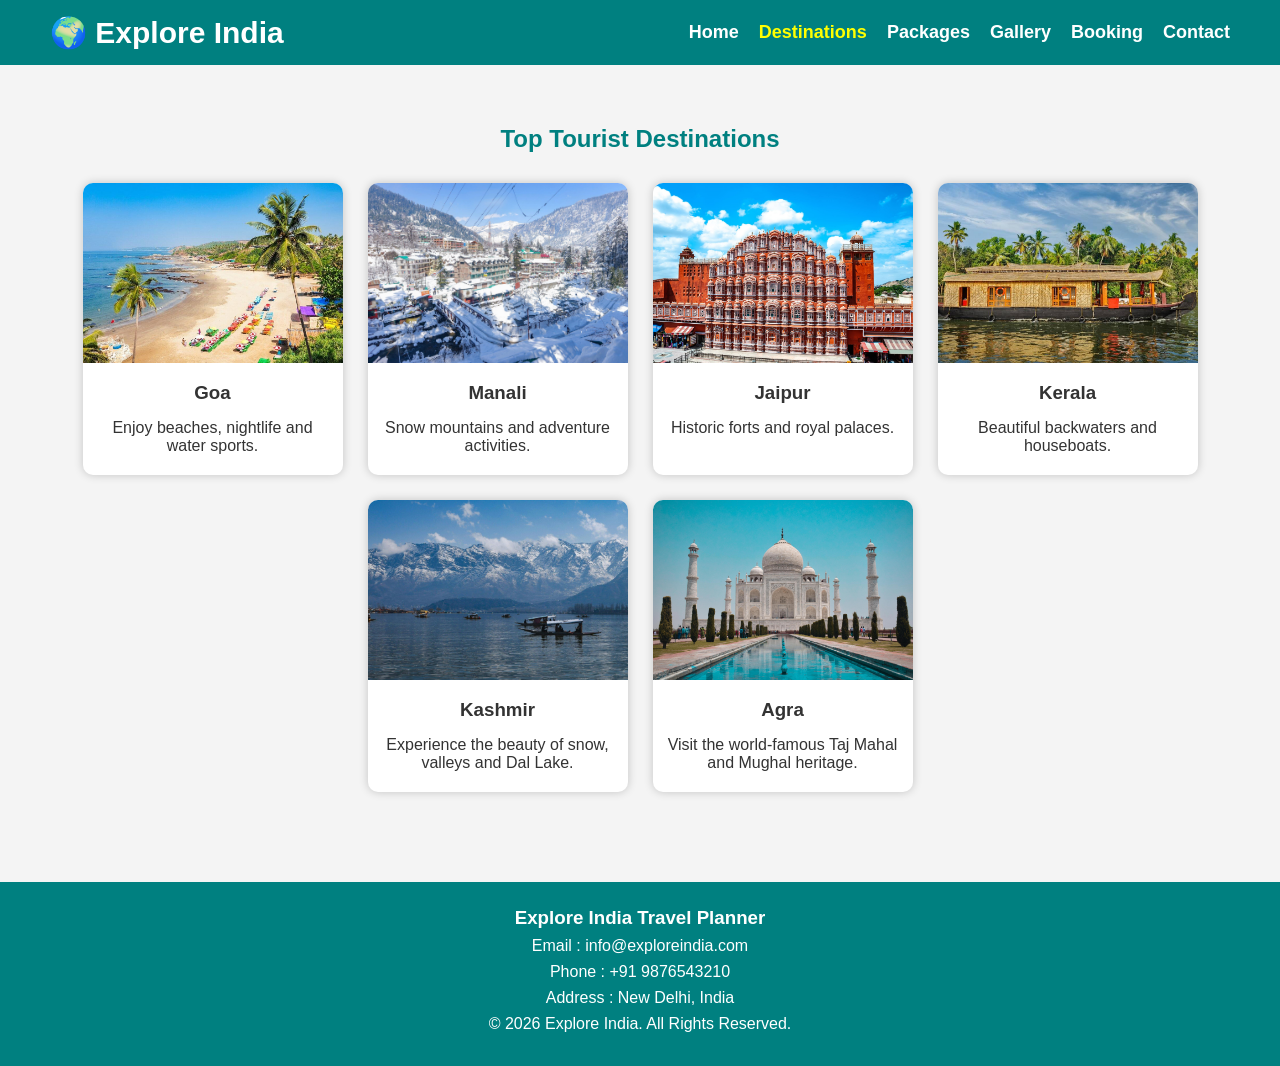
<file: explore-india/destinations.html>
<!DOCTYPE html>
<html lang="en">
<head>
    <meta charset="UTF-8">
    <meta name="viewport" content="width=device-width, initial-scale=1.0">
    <title>Destinations - Explore India</title>
    <link rel="stylesheet" href="style1.css">
</head>

<body>

<header>

<div class="logo">
<h2>🌍 Explore India</h2>
</div>

<nav>
<ul>
<li><a href="index.html">Home</a></li>
<li><a href="destinations.html" class="active">Destinations</a></li>
<li><a href="packages.html">Packages</a></li>
<li><a href="gallery.html">Gallery</a></li>
<li><a href="booking.html">Booking</a></li>
<li><a href="contact.html">Contact</a></li>
</ul>
</nav>

</header>

<section class="popular">

<h2>Top Tourist Destinations</h2>

<div class="places">

<div class="card">
<img src="images/goa.jpg" alt="Goa">
<h3>Goa</h3>
<p>Enjoy beaches, nightlife and water sports.</p>
</div>

<div class="card">
<img src="images/manali.jpg" alt="Manali">
<h3>Manali</h3>
<p>Snow mountains and adventure activities.</p>
</div>

<div class="card">
<img src="images/jaipur.jpg" alt="Jaipur">
<h3>Jaipur</h3>
<p>Historic forts and royal palaces.</p>
</div>

<div class="card">
<img src="images/kerala.jpg" alt="Kerala">
<h3>Kerala</h3>
<p>Beautiful backwaters and houseboats.</p>
</div>
<div class="card">
<img src="images/Kashmir.jpg" alt="Kashmir">
<h3>Kashmir</h3>
<p>Experience the beauty of snow, valleys and Dal Lake.</p>
</div>

<div class="card">
<img src="images/Agra.jpg" alt="Agra">
<h3>Agra</h3>
<p>Visit the world-famous Taj Mahal and Mughal heritage.</p>
</div>

</div>

</section>

<footer>

<h3>Explore India Travel Planner</h3>

<p>Email : info@exploreindia.com</p>

<p>Phone : +91 9876543210</p>

<p>Address : New Delhi, India</p>

<p>&copy; 2026 Explore India. All Rights Reserved.</p>

</footer>

</body>
</html>
</file>
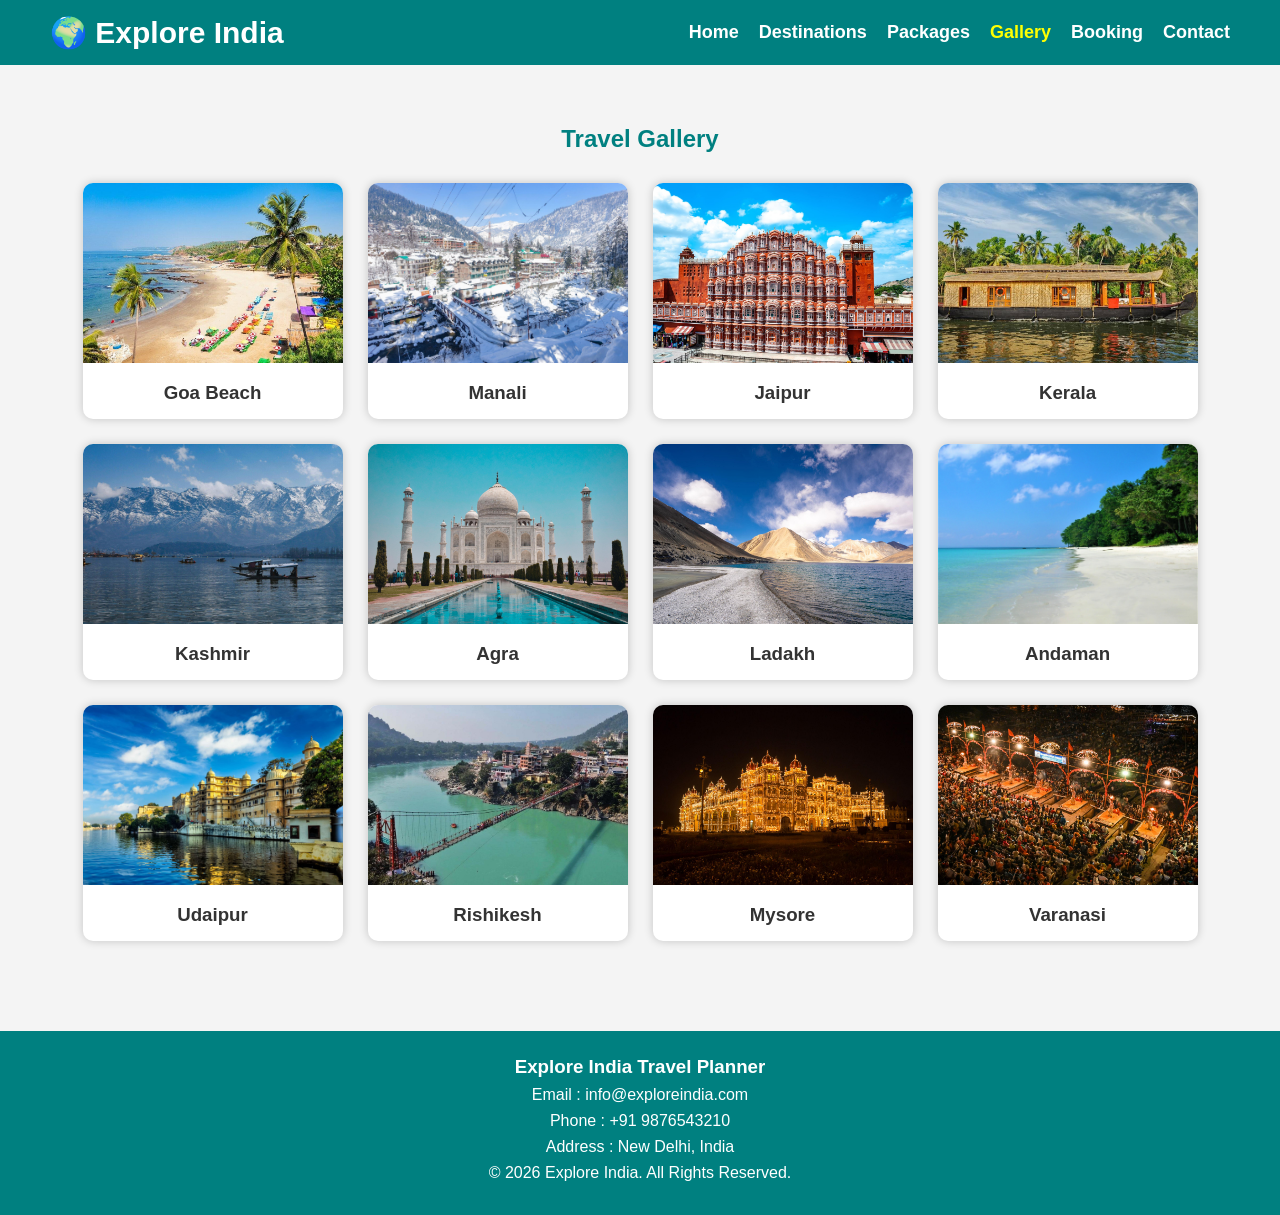
<file: explore-india/gallery.html>
<!DOCTYPE html>
<html lang="en">
<head>
<meta charset="UTF-8">
<meta name="viewport" content="width=device-width, initial-scale=1.0">
<title>Gallery - Explore India</title>
<link rel="stylesheet" href="style1.css">
</head>

<body>

<header>

<div class="logo">
<h2>🌍 Explore India</h2>
</div>

<nav>
<ul>
<li><a href="index.html">Home</a></li>
<li><a href="destinations.html">Destinations</a></li>
<li><a href="packages.html">Packages</a></li>
<li><a href="gallery.html" class="active">Gallery</a></li>
<li><a href="booking.html">Booking</a></li>
<li><a href="contact.html">Contact</a></li>
</ul>
</nav>

</header>

<section class="popular">

<h2>Travel Gallery</h2>

<div class="places">

<div class="card">
<img src="images/goa.jpg" alt="Goa">
<h3>Goa Beach</h3>
</div>

<div class="card">
<img src="images/manali.jpg" alt="Manali">
<h3>Manali</h3>
</div>

<div class="card">
<img src="images/jaipur.jpg" alt="Jaipur">
<h3>Jaipur</h3>
</div>

<div class="card">
<img src="images/kerala.jpg" alt="Kerala">
<h3>Kerala</h3>
</div>

<div class="card">
<img src="images/Kashmir.jpg" alt="Kashmir">
<h3>Kashmir</h3>
</div>

<div class="card">
<img src="images/Agra.jpg" alt="Agra">
<h3>Agra</h3>
</div>
<div class="card">
<img src="images/ladakh.jpg" alt="Ladakh">
<h3>Ladakh</h3>
</div>

<div class="card">
<img src="images/andaman.jpg" alt="Andaman">
<h3>Andaman</h3>
</div>

<div class="card">
<img src="images/udaipur.jpg" alt="Udaipur">
<h3>Udaipur</h3>
</div>

<div class="card">
<img src="images/rishikesh.jpg" alt="Rishikesh">
<h3>Rishikesh</h3>
</div>

<div class="card">
<img src="images/mysore.jpg" alt="Mysore">
<h3>Mysore</h3>
</div>

<div class="card">
<img src="images/varansi.jpg" alt="Varanasi">
<h3>Varanasi</h3>
</div>

</div>

</section>

<footer>

<h3>Explore India Travel Planner</h3>

<p>Email : info@exploreindia.com</p>

<p>Phone : +91 9876543210</p>

<p>Address : New Delhi, India</p>

<p>&copy; 2026 Explore India. All Rights Reserved.</p>

</footer>

</body>
</html>
</file>
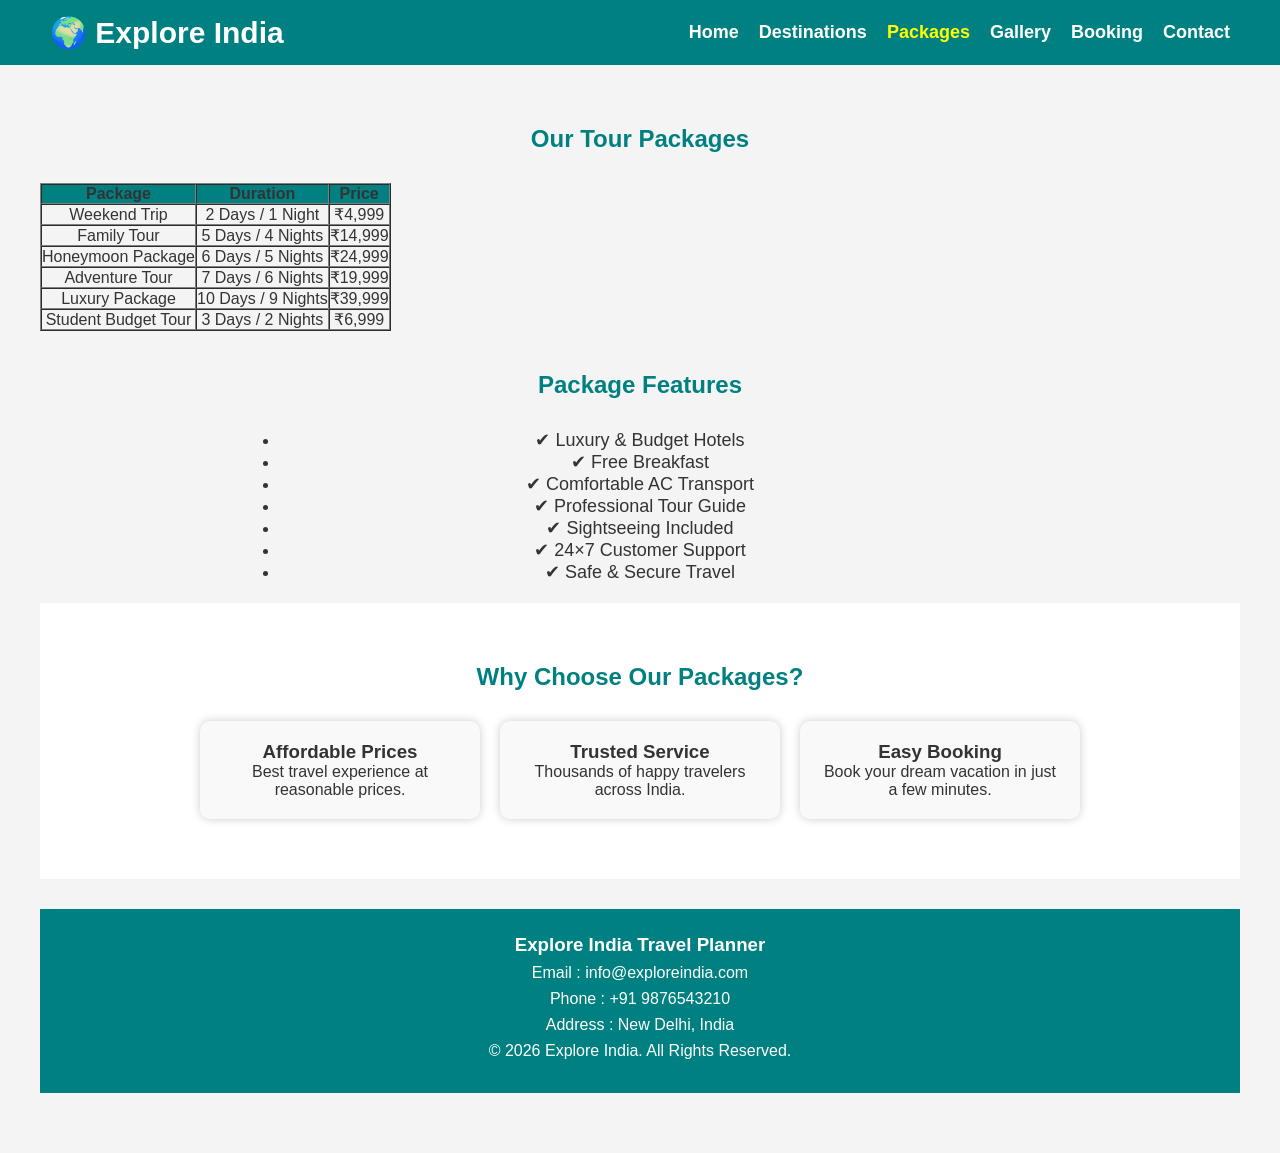
<file: explore-india/packages.html>
<!DOCTYPE html>
<html lang="en">
<head>
<meta charset="UTF-8">
<meta name="viewport" content="width=device-width, initial-scale=1.0">
<title>Tour Packages - Explore India</title>
<link rel="stylesheet" href="style1.css">
</head>

<body>

<header>

<div class="logo">
<h2>🌍 Explore India</h2>
</div>

<nav>
<ul>
<li><a href="index.html">Home</a></li>
<li><a href="destinations.html">Destinations</a></li>
<li><a href="packages.html" class="active">Packages</a></li>
<li><a href="gallery.html">Gallery</a></li>
<li><a href="booking.html">Booking</a></li>
<li><a href="contact.html">Contact</a></li>
</ul>
</nav>

</header>

<section class="popular">

<h2>Our Tour Packages</h2>

<table border="1" cellpadding="15" cellspacing="0" align="center">

<tr bgcolor="#008080">
<th>Package</th>
<th>Duration</th>
<th>Price</th>
</tr>

<tr>
<td>Weekend Trip</td>
<td>2 Days / 1 Night</td>
<td>₹4,999</td>
</tr>

<tr>
<td>Family Tour</td>
<td>5 Days / 4 Nights</td>
<td>₹14,999</td>
</tr>

<tr>
<td>Honeymoon Package</td>
<td>6 Days / 5 Nights</td>
<td>₹24,999</td>
</tr>

<tr>
<td>Adventure Tour</td>
<td>7 Days / 6 Nights</td>
<td>₹19,999</td>
</tr>

<tr>
<td>Luxury Package</td>
<td>10 Days / 9 Nights</td>
<td>₹39,999</td>
</tr>

<tr>
<td>Student Budget Tour</td>
<td>3 Days / 2 Nights</td>
<td>₹6,999</td>
</tr>

</table>
<h2 style="text-align:center; margin-top:40px;">Package Features</h2>

<ul style="width:60%; margin:20px auto; font-size:18px;">

<li>✔ Luxury & Budget Hotels</li>

<li>✔ Free Breakfast</li>

<li>✔ Comfortable AC Transport</li>

<li>✔ Professional Tour Guide</li>

<li>✔ Sightseeing Included</li>

<li>✔ 24×7 Customer Support</li>

<li>✔ Safe & Secure Travel</li>

</ul>

<section class="about">

<h2>Why Choose Our Packages?</h2>

<div class="about-container">

<div class="box">
<h3>Affordable Prices</h3>
<p>Best travel experience at reasonable prices.</p>
</div>

<div class="box">
<h3>Trusted Service</h3>
<p>Thousands of happy travelers across India.</p>
</div>

<div class="box">
<h3>Easy Booking</h3>
<p>Book your dream vacation in just a few minutes.</p>
</div>

</div>

</section>

<footer>

<h3>Explore India Travel Planner</h3>

<p>Email : info@exploreindia.com</p>

<p>Phone : +91 9876543210</p>

<p>Address : New Delhi, India</p>

<p>&copy; 2026 Explore India. All Rights Reserved.</p>

</footer>

</body>
</html>
</file>
<file: style.css>
@import url('https://fonts.googleapis.com/css2?family=Inter:wght@400;500;600;700;800&family=Poppins:wght@500;600;700;800&display=swap');

:root{--bg:#07090d;--bg2:#0b0f16;--card:#10151e;--text:#f5f7fa;--muted:#929aa8;--line:rgba(255,255,255,.09);--primary:#00e5ff;--secondary:#6366f1;--gradient:linear-gradient(135deg,#00e5ff,#6366f1);--shadow:0 20px 60px rgba(0,0,0,.35);--transition:.3s ease}
*{margin:0;padding:0;box-sizing:border-box}
html{scroll-behavior:smooth;scroll-padding-top:85px}
body{font-family:Inter,sans-serif;background:var(--bg);color:var(--text);overflow-x:hidden}
a{color:inherit;text-decoration:none}button,input,textarea{font:inherit}img{max-width:100%;display:block}ul{list-style:none}section{position:relative}.container{width:min(1180px,92%);margin:auto}.section{padding:105px 0}
.section-heading{margin-bottom:50px}.section-heading.center{text-align:center}.section-heading>span{display:inline-block;color:var(--primary);font-size:11px;font-weight:800;letter-spacing:2.5px;margin-bottom:12px}.section-heading h2{font-family:Poppins,sans-serif;font-size:clamp(30px,4vw,48px);line-height:1.18;margin-bottom:14px}.section-heading h2 strong{color:var(--primary)}.section-heading p{color:var(--muted);max-width:700px;line-height:1.8}.section-heading.center p{margin:auto}

header{position:fixed;top:0;left:0;width:100%;z-index:1000;background:rgba(7,9,13,.72);backdrop-filter:blur(18px);border-bottom:1px solid transparent;transition:var(--transition)}header.scrolled{background:rgba(7,9,13,.94);border-color:var(--line)}
.navbar{width:min(1250px,92%);height:76px;margin:auto;display:flex;align-items:center;justify-content:space-between;gap:24px}.logo{font-family:Poppins,sans-serif;font-size:28px;font-weight:800}.logo span,.footer-logo span{color:var(--primary)}.nav-links{display:flex;gap:24px;align-items:center}.nav-links a{color:#b9c0cb;font-size:12px;font-weight:700;position:relative;transition:var(--transition)}.nav-links a:hover,.nav-links a.active{color:var(--primary)}.nav-links a:after{content:"";position:absolute;left:0;bottom:-8px;width:0;height:2px;background:var(--primary);transition:var(--transition)}.nav-links a:hover:after,.nav-links a.active:after{width:100%}.resume-btn{display:flex;align-items:center;gap:8px;border:1px solid rgba(0,229,255,.5);color:var(--primary);padding:10px 16px;border-radius:10px;font-size:12px;font-weight:800;white-space:nowrap;transition:var(--transition)}.resume-btn:hover{background:var(--primary);color:#061016;box-shadow:0 0 28px rgba(0,229,255,.2)}.menu-btn{display:none;background:none;border:0;color:#fff;font-size:24px;cursor:pointer}

.hero{min-height:100vh;padding:135px 6% 80px;display:flex;align-items:center;justify-content:space-between;gap:70px;overflow:hidden}.hero:before{content:"";position:absolute;width:420px;height:420px;left:-180px;top:50px;background:rgba(0,229,255,.08);filter:blur(100px);border-radius:50%}.hero:after{content:"";position:absolute;width:420px;height:420px;right:-180px;bottom:-160px;background:rgba(99,102,241,.1);filter:blur(110px);border-radius:50%}.hero-left{max-width:690px;position:relative;z-index:2}.availability{display:inline-flex;align-items:center;gap:8px;padding:8px 13px;border:1px solid var(--line);border-radius:100px;background:rgba(255,255,255,.025);color:#aeb7c5;font-size:11px;margin-bottom:24px}.availability span{width:7px;height:7px;border-radius:50%;background:#22c55e;box-shadow:0 0 12px #22c55e}.eyebrow{font-size:14px;color:var(--muted);letter-spacing:2px;margin-bottom:7px}.hero h1{font-family:Poppins,sans-serif;font-size:clamp(52px,7vw,88px);line-height:1.03;letter-spacing:-3px;margin-bottom:16px}.hero h1 span{background:var(--gradient);-webkit-background-clip:text;color:transparent}.hero h2{font-family:Poppins,sans-serif;font-size:clamp(25px,3vw,38px);min-height:48px;margin-bottom:18px}.typing,.cursor{color:var(--primary)}.cursor{animation:blink .8s infinite}@keyframes blink{50%{opacity:0}}.hero-description{max-width:650px;color:var(--muted);font-size:15px;line-height:1.9}.hero-buttons{display:flex;gap:12px;flex-wrap:wrap;margin:30px 0 22px}.primary-btn,.secondary-btn{display:inline-flex;align-items:center;justify-content:center;gap:9px;padding:13px 20px;border-radius:10px;font-size:12px;font-weight:800;transition:var(--transition);cursor:pointer}.primary-btn{border:0;background:var(--gradient);color:#fff}.primary-btn:hover{transform:translateY(-3px);box-shadow:0 15px 35px rgba(0,229,255,.18)}.secondary-btn{border:1px solid var(--line);background:rgba(255,255,255,.025);color:#d8dde5}.secondary-btn:hover{border-color:var(--primary);color:var(--primary)}.social-links,.contact-social,.footer-social{display:flex;gap:9px}.social-links a,.contact-social a,.footer-social a{width:39px;height:39px;border:1px solid var(--line);border-radius:10px;display:grid;place-items:center;color:#aab2bf;transition:var(--transition)}.social-links a:hover,.contact-social a:hover,.footer-social a:hover{color:var(--primary);border-color:var(--primary);transform:translateY(-3px)}
.hero-right{width:410px;height:410px;position:relative;display:grid;place-items:center;flex-shrink:0;z-index:2}.profile-frame{width:315px;height:315px;padding:6px;border-radius:50%;background:var(--gradient);box-shadow:0 0 90px rgba(0,229,255,.12);position:relative;z-index:2}.profile-frame:after{content:"";position:absolute;inset:6px;border-radius:50%;background:var(--bg)}.profile-frame img{position:relative;z-index:3;width:100%;height:100%;object-fit:cover;border-radius:50%;border:7px solid var(--bg)}.profile-orbit{position:absolute;border:1px solid rgba(0,229,255,.18);border-radius:50%;animation:spin 12s linear infinite}.orbit-a{width:360px;height:360px}.orbit-b{width:410px;height:410px;border-color:rgba(99,102,241,.15);animation-direction:reverse;animation-duration:18s}@keyframes spin{to{transform:rotate(360deg)}}.floating-card{position:absolute;z-index:5;display:flex;align-items:center;gap:8px;padding:11px 14px;border:1px solid var(--line);background:rgba(16,21,30,.9);backdrop-filter:blur(12px);border-radius:11px;box-shadow:var(--shadow);font-size:12px;font-weight:800}.floating-card i{color:var(--primary);font-size:18px}.card-java{top:50px;right:-5px;animation:float 4s ease-in-out infinite}.card-sql{bottom:55px;left:-5px;animation:float 4s 1s ease-in-out infinite}@keyframes float{50%{transform:translateY(-9px)}}

.about,.skills,.certifications,.contact{background:var(--bg2);border-top:1px solid var(--line);border-bottom:1px solid var(--line)}.about-grid{display:grid;grid-template-columns:360px 1fr;gap:70px;align-items:center}.about-image{padding:9px;border-radius:22px;background:var(--card);border:1px solid var(--line)}.about-image img{height:430px;object-fit:cover;border-radius:15px}.about-content h3{font-family:Poppins,sans-serif;font-size:28px;margin-bottom:17px}.about-content p{color:var(--muted);line-height:1.9;font-size:14px;margin-bottom:14px}.about-stats{display:grid;grid-template-columns:repeat(4,1fr);gap:10px;margin-top:25px}.about-stats div{padding:16px 10px;border:1px solid var(--line);background:var(--card);border-radius:12px;text-align:center}.about-stats strong{display:block;font-family:Poppins,sans-serif;font-size:19px;color:var(--primary)}.about-stats span{display:block;color:#747e8d;font-size:10px;margin-top:3px}

.timeline{max-width:900px;margin:auto;position:relative}.timeline:before{content:"";position:absolute;left:28px;top:0;bottom:0;width:1px;background:var(--line)}.timeline-item{position:relative;padding-left:78px;margin-bottom:22px}.timeline-dot{position:absolute;left:0;top:0;width:57px;height:57px;border-radius:50%;display:grid;place-items:center;background:var(--card);border:1px solid rgba(0,229,255,.35);color:var(--primary);z-index:2}.timeline-card{background:var(--card);border:1px solid var(--line);border-radius:16px;padding:23px;transition:var(--transition)}.timeline-card:hover{transform:translateX(5px);border-color:rgba(0,229,255,.35)}.timeline-year{color:var(--primary);font-size:11px;font-weight:800}.timeline-card h3{font-family:Poppins,sans-serif;font-size:19px;margin:6px 0 4px}.timeline-card h4{color:#aeb6c2;font-size:12px;margin-bottom:10px}.timeline-card p{color:var(--muted);font-size:12px;line-height:1.8}

.skills-grid{display:grid;grid-template-columns:repeat(4,1fr);gap:13px}.skill-card{display:flex;align-items:center;gap:13px;padding:17px;background:var(--card);border:1px solid var(--line);border-radius:14px;transition:var(--transition)}.skill-card:hover{transform:translateY(-4px);border-color:rgba(0,229,255,.35)}.skill-icon{width:45px;height:45px;display:grid;place-items:center;border-radius:11px;background:rgba(255,255,255,.05);font-size:21px;flex-shrink:0}.skill-icon.java{color:#f89820}.skill-icon.cpp{color:#659ad2;font-weight:800;font-size:15px}.skill-icon.html{color:#e34c26}.skill-icon.css{color:#1572b6}.skill-icon.sql{color:#00b7ff}.skill-icon.mysql{color:#72a5d8}.skill-icon.oop{color:#a78bfa}.skill-icon.ds{color:#f59e0b}.skill-icon.git{color:#f05032}.skill-icon.github{color:#fff}.skill-icon.test{color:#22c55e}.skill-card h3{font-size:13px;margin-bottom:3px}.skill-card p{color:#747e8d;font-size:10px;line-height:1.4}.skill-tags{display:flex;justify-content:center;flex-wrap:wrap;gap:8px;margin-top:25px}.skill-tags span,.project-tech span{padding:7px 10px;border:1px solid var(--line);border-radius:8px;color:#9da6b4;background:rgba(255,255,255,.02);font-size:10px}

.projects-grid{display:grid;grid-template-columns:repeat(3,1fr);gap:20px}.project-card{overflow:hidden;background:var(--card);border:1px solid var(--line);border-radius:18px;transition:var(--transition)}.project-card:hover{transform:translateY(-7px);border-color:rgba(0,229,255,.35);box-shadow:var(--shadow)}.project-image{height:205px;position:relative;overflow:hidden;background:#151a22}.project-image:after{content:"";position:absolute;inset:0;background:linear-gradient(to top,rgba(0,0,0,.7),transparent 65%)}.project-image img{width:100%;height:100%;object-fit:cover;transition:.5s}.project-card:hover .project-image img{transform:scale(1.05)}.project-number{position:absolute;top:13px;left:13px;z-index:2;padding:6px 9px;border-radius:7px;background:rgba(0,0,0,.55);font-size:11px;font-weight:800}.project-links{position:absolute;right:13px;bottom:13px;z-index:3}.project-links a{width:36px;height:36px;display:grid;place-items:center;border-radius:9px;background:#fff;color:#111;transition:var(--transition)}.project-links a:hover{background:var(--primary);transform:translateY(-3px)}.project-body{padding:23px}.project-category{display:block;color:var(--primary);font-size:9px;font-weight:800;letter-spacing:1.2px;line-height:1.5}.project-body h3{font-family:Poppins,sans-serif;font-size:19px;margin:8px 0 10px}.project-body p{color:var(--muted);font-size:12px;line-height:1.8;min-height:105px}.project-tech{display:flex;gap:6px;flex-wrap:wrap;margin:18px 0}.project-view{display:inline-flex;align-items:center;gap:7px;font-size:11px;font-weight:800;color:#dbe1e9}.project-view:hover{color:var(--primary)}.project-note{display:flex;align-items:center;justify-content:center;gap:8px;margin-top:25px;color:#727d8c;font-size:11px;text-align:center}.project-note i{color:var(--primary)}

.cert-grid{display:grid;grid-template-columns:repeat(3,1fr);gap:13px}.cert-card{display:flex;align-items:flex-start;gap:13px;padding:18px;background:var(--card);border:1px solid var(--line);border-radius:14px;transition:var(--transition)}.cert-card:hover{transform:translateY(-4px);border-color:rgba(0,229,255,.3)}.cert-icon{width:42px;height:42px;border-radius:10px;display:grid;place-items:center;background:rgba(0,229,255,.07);color:var(--primary);font-size:18px;flex-shrink:0}.cert-card h3{font-size:12px;line-height:1.5}.cert-card p{color:#747e8d;font-size:10px;margin-top:4px}

.contact-grid{display:grid;grid-template-columns:.8fr 1.2fr;gap:45px;align-items:start}.contact-info{display:flex;flex-direction:column;gap:12px}.contact-item{display:flex;align-items:center;gap:13px;padding:18px;background:var(--card);border:1px solid var(--line);border-radius:14px}.contact-icon{width:43px;height:43px;display:grid;place-items:center;border-radius:10px;background:rgba(0,229,255,.07);color:var(--primary)}.contact-item span{display:block;color:#687282;font-size:9px;text-transform:uppercase;letter-spacing:1px;margin-bottom:4px}.contact-item strong{font-size:12px;color:#dce1e8}.contact-form{display:flex;flex-direction:column;gap:13px;padding:25px;background:var(--card);border:1px solid var(--line);border-radius:18px}.form-row{display:grid;grid-template-columns:1fr 1fr;gap:13px}.contact-form input,.contact-form textarea{width:100%;padding:14px;border:1px solid var(--line);border-radius:9px;outline:none;background:#0a0e14;color:#fff;resize:vertical;font-size:12px}.contact-form input:focus,.contact-form textarea:focus{border-color:rgba(0,229,255,.6);box-shadow:0 0 0 3px rgba(0,229,255,.05)}.contact-form button{width:max-content}.contact-form small{color:var(--primary);line-height:1.5}

footer{background:#05070a;border-top:1px solid var(--line);padding:50px 0 24px}.footer-content{text-align:center}.footer-logo{font-family:Poppins,sans-serif;font-size:27px;font-weight:800}.footer-content>p{color:#737d8c;font-size:12px;margin:9px 0 22px}.footer-links{display:flex;justify-content:center;flex-wrap:wrap;gap:20px;margin-bottom:22px}.footer-links a{color:#8c96a4;font-size:11px}.footer-links a:hover{color:var(--primary)}.footer-social{justify-content:center}.copyright{padding-top:20px;margin-top:25px!important;border-top:1px solid var(--line);color:#59616e!important;font-size:10px!important}
.scroll-top{position:fixed;right:22px;bottom:22px;width:42px;height:42px;border:1px solid var(--primary);border-radius:10px;background:rgba(7,9,13,.9);color:var(--primary);display:grid;place-items:center;opacity:0;visibility:hidden;transform:translateY(12px);transition:var(--transition);z-index:999;cursor:pointer}.scroll-top.show{opacity:1;visibility:visible;transform:translateY(0)}
.reveal{opacity:0;transform:translateY(20px);transition:.65s ease}.reveal.visible{opacity:1;transform:translateY(0)}

@media(max-width:1050px){.nav-links{gap:16px}.nav-links a{font-size:11px}.hero{padding-left:5%;padding-right:5%;gap:35px}.hero-right{width:350px;height:350px}.profile-frame{width:275px;height:275px}.orbit-a{width:320px;height:320px}.orbit-b{width:360px;height:360px}.skills-grid{grid-template-columns:repeat(3,1fr)}.projects-grid{grid-template-columns:1fr 1fr}.cert-grid{grid-template-columns:1fr 1fr}}
@media(max-width:800px){.nav-links{position:absolute;top:70px;left:4%;width:92%;padding:18px;flex-direction:column;align-items:flex-start;gap:17px;background:#0b0f16;border:1px solid var(--line);border-radius:14px;opacity:0;visibility:hidden;transform:translateY(-10px);transition:var(--transition)}.nav-links.active{opacity:1;visibility:visible;transform:translateY(0)}.menu-btn{display:block}.resume-btn{margin-left:auto}.hero{padding-top:120px;flex-direction:column;text-align:center}.hero-description{margin:auto}.hero-buttons,.social-links{justify-content:center}.hero-right{margin-top:20px}.about-grid{grid-template-columns:1fr}.about-image{max-width:390px;margin:auto}.contact-grid{grid-template-columns:1fr}.contact-info{max-width:650px;margin:auto;width:100%}}
@media(max-width:600px){.section{padding:80px 0}.hero h1{font-size:52px;letter-spacing:-2px}.hero h2{font-size:25px}.hero-right{width:290px;height:290px}.profile-frame{width:225px;height:225px}.orbit-a{width:260px;height:260px}.orbit-b{width:290px;height:290px}.floating-card{font-size:10px;padding:9px 11px}.card-java{right:-5px}.card-sql{left:-5px}.about-stats{grid-template-columns:1fr 1fr}.skills-grid,.projects-grid,.cert-grid{grid-template-columns:1fr}.form-row{grid-template-columns:1fr}.timeline-item{padding-left:66px}.timeline:before{left:22px}.timeline-dot{width:45px;height:45px}.timeline-card{padding:19px}.project-note{align-items:flex-start}.resume-btn{display:none}}


.project-status{display:inline-flex;align-items:center;padding:7px 10px;border:1px solid var(--line);border-radius:8px;color:#cbd5e1;background:rgba(255,255,255,.06);font-size:10px;font-weight:800;letter-spacing:1px;}
.project-static{cursor:default;}


.cert-link{color:inherit;text-decoration:none;cursor:pointer}.cert-link:hover{box-shadow:var(--shadow)}.cert-card span{display:inline-flex;align-items:center;gap:6px;color:var(--primary);font-size:10px;font-weight:700;margin-top:8px}.cert-card span i{font-size:9px}.cert-card h3{font-size:12px;line-height:1.5}.cert-card p{color:#747e8d;font-size:10px;margin-top:4px;line-height:1.5}
</file>
<file: explore-india/style1.css>
*{
    margin:0;
    padding:0;
    box-sizing:border-box;
    font-family:Arial,sans-serif;
}

body{
    background:#f4f4f4;
    color:#333;
}

header{
    background:#008080;
    color:white;
    display:flex;
    justify-content:space-between;
    align-items:center;
    padding:15px 50px;
}

.logo h2{
    font-size:30px;
}

nav ul{
    list-style:none;
    display:flex;
}

nav ul li{
    margin-left:20px;
}

nav ul li a{
    color:white;
    text-decoration:none;
    font-size:18px;
    font-weight:bold;
}

nav ul li a:hover,
.active{
    color:yellow;
}

.hero{
    height:90vh;
    background:url("images/banner.jpg");
    background-size:cover;
    background-position:center;
    display:flex;
    justify-content:center;
    align-items:center;
    text-align:center;
}

.hero-content{
    background:rgba(0,0,0,0.5);
    color:white;
    padding:40px;
    border-radius:10px;
}

.hero-content h1{
    font-size:50px;
    margin-bottom:20px;
}

.hero-content p{
    font-size:20px;
    margin-bottom:30px;
}

.btn{
    background:#ff9800;
    color:white;
    text-decoration:none;
    padding:12px 25px;
    border-radius:5px;
    font-size:18px;
}

.btn:hover{
    background:#e68900;
}
.about{
    padding:60px 40px;
    text-align:center;
    background:white;
}

.about h2{
    color:#008080;
    margin-bottom:30px;
}

.about-container{
    display:flex;
    justify-content:center;
    flex-wrap:wrap;
    gap:20px;
}

.box{
    width:280px;
    background:#f9f9f9;
    padding:20px;
    border-radius:10px;
    box-shadow:0 0 10px rgba(0,0,0,0.2);
}

.box:hover{
    transform:translateY(-5px);
}

.popular{
    padding:60px 40px;
    text-align:center;
}

.popular h2{
    color:#008080;
    margin-bottom:30px;
}

.places{
    display:flex;
    justify-content:center;
    flex-wrap:wrap;
    gap:25px;
}

.card{
    width:260px;
    background:white;
    border-radius:10px;
    overflow:hidden;
    box-shadow:0 0 10px rgba(0,0,0,0.2);
}

.card img{
    width:100%;
    height:180px;
    object-fit:cover;
}

.card h3{
    margin:15px 0;
}

.card p{
    padding:0 15px 20px;
}

.services{
    padding:60px 40px;
    text-align:center;
    background:white;
}

.service-box{
    display:flex;
    justify-content:center;
    flex-wrap:wrap;
    gap:20px;
}

.service{
    width:250px;
    background:#f4f4f4;
    padding:20px;
    border-radius:10px;
    box-shadow:0 0 10px rgba(0,0,0,0.2);
}

.reviews{
    padding:60px 40px;
    text-align:center;
}

.review-box{
    display:flex;
    justify-content:center;
    flex-wrap:wrap;
    gap:20px;
}

.review{
    width:280px;
    background:white;
    padding:20px;
    border-radius:10px;
    box-shadow:0 0 10px rgba(0,0,0,0.2);
}

footer{
    background:#008080;
    color:white;
    text-align:center;
    padding:25px;
    margin-top:30px;
}

footer p{
    margin:8px 0;
}
</file>
